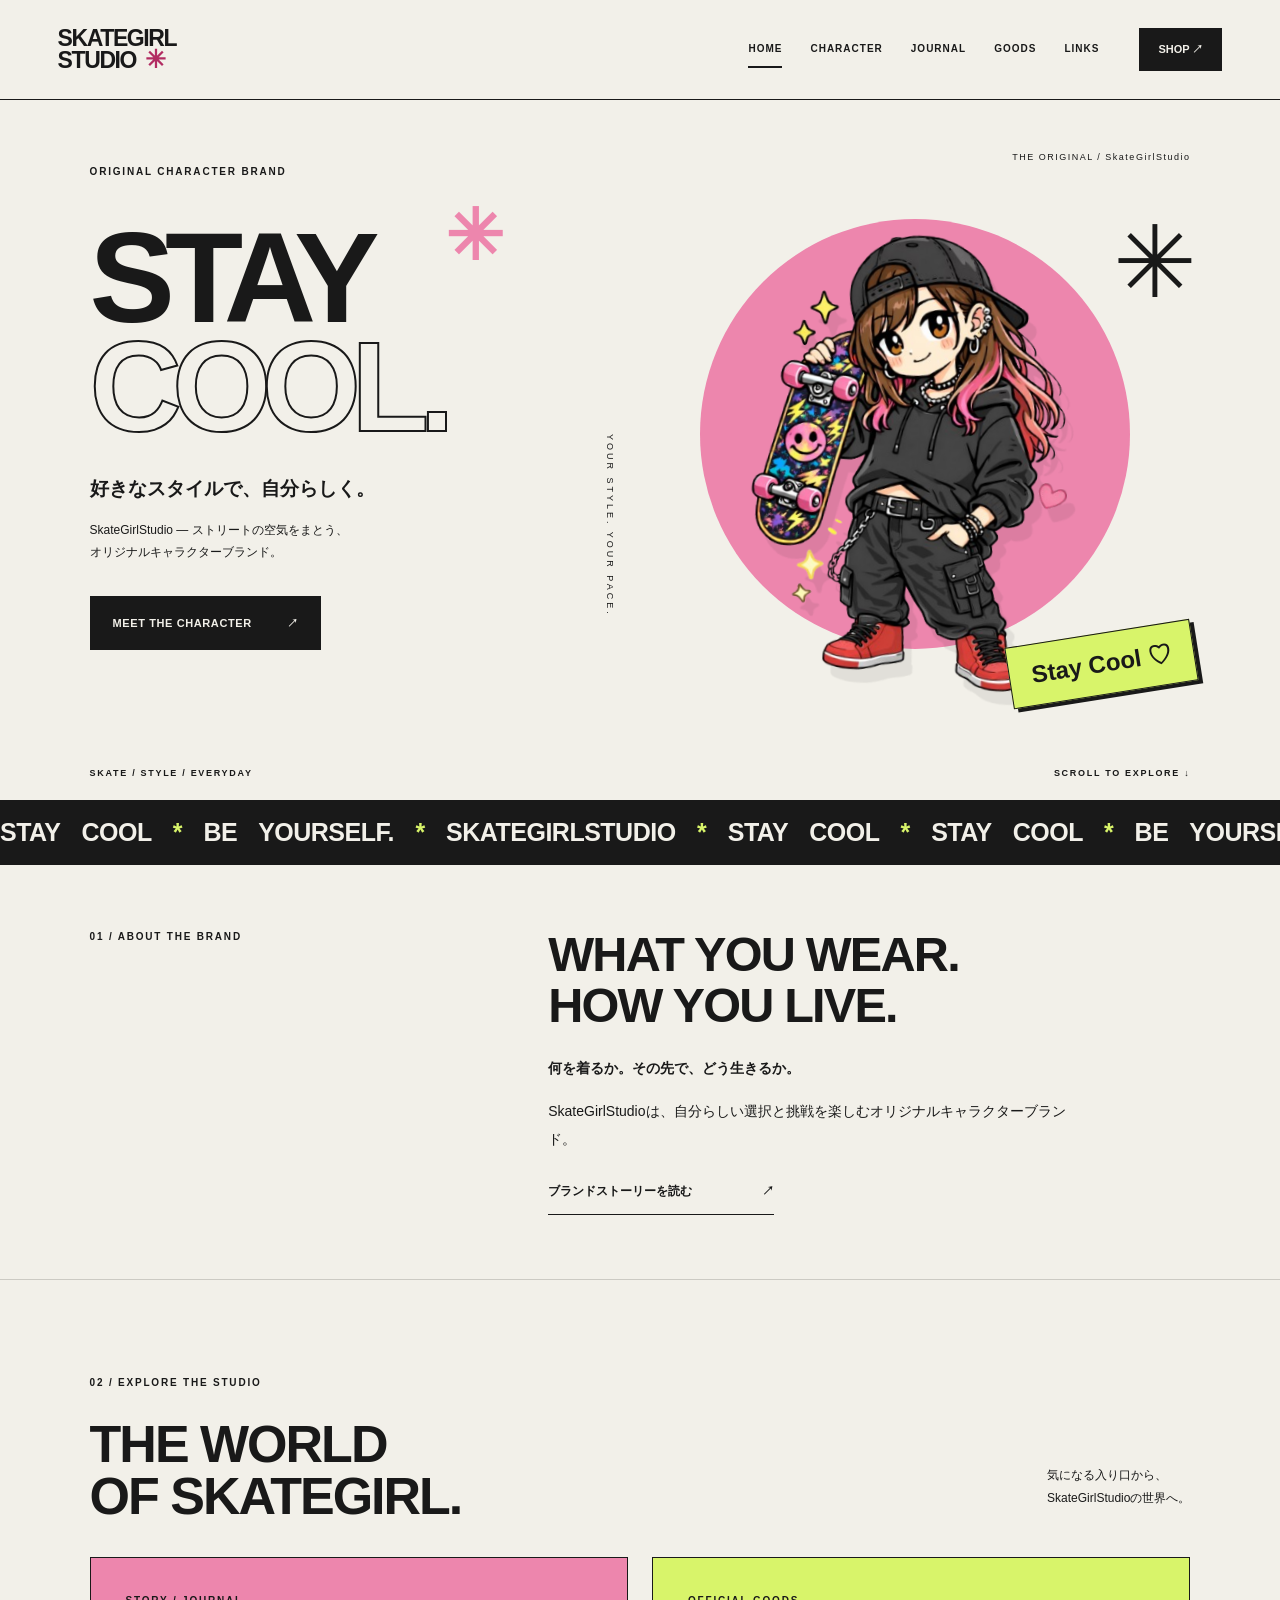
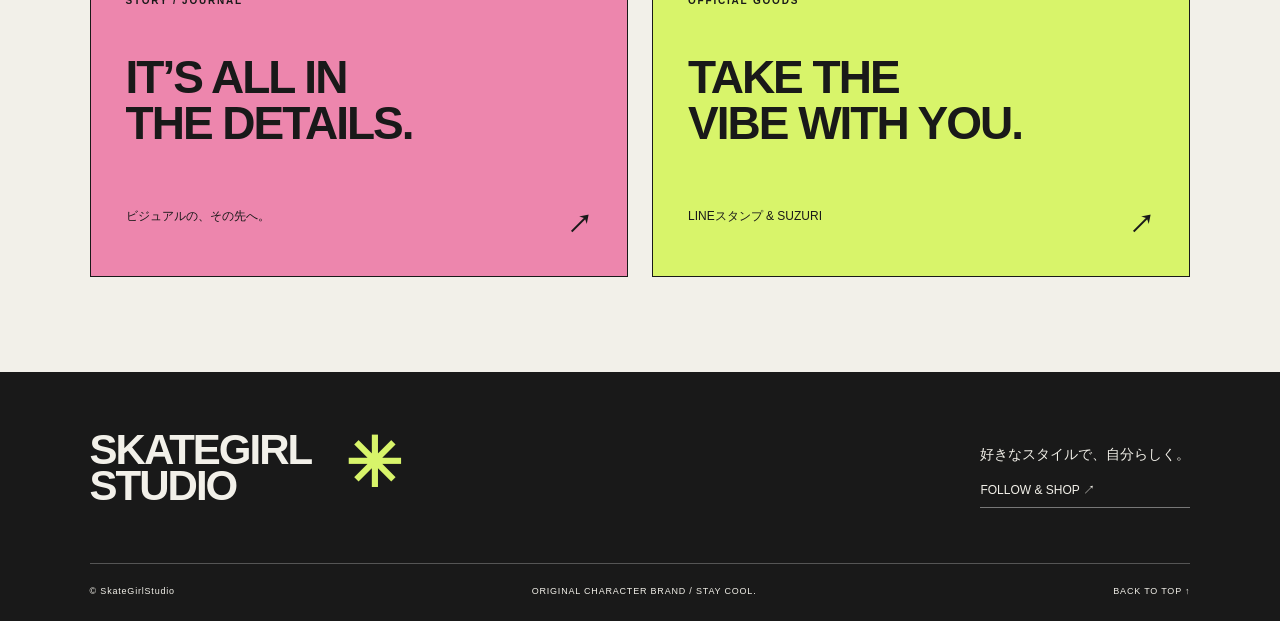
<file: index.html>
<!doctype html><html lang="ja"><head><meta charset="utf-8"><meta name="viewport" content="width=device-width,initial-scale=1"><title>SkateGirlStudio｜Stay Cool — オリジナルキャラクターブランド</title><meta name="description" content="SkateGirlStudio公式サイト。Stay Coolを合言葉に、キャラクターのビジュアルやジャーナル、LINEスタンプ・SUZURIの公式販売先をご紹介。"><meta name="robots" content="index,follow"><meta name="theme-color" content="#f2f0e9"><meta property="og:title" content="SkateGirlStudio｜Stay Cool — オリジナルキャラクターブランド"><meta property="og:description" content="SkateGirlStudio公式サイト。Stay Coolを合言葉に、キャラクターのビジュアルやジャーナル、LINEスタンプ・SUZURIの公式販売先をご紹介。"><meta property="og:type" content="website"><meta property="og:locale" content="ja_JP"><meta property="og:site_name" content="SkateGirlStudio"><link rel="icon" href="/favicon.ico?v=2" sizes="any"><link rel="icon" type="image/png" sizes="32x32" href="/favicon-32x32.png?v=2"><link rel="apple-touch-icon" sizes="180x180" href="/apple-touch-icon.png?v=2"><link rel="stylesheet" href="style.css?v=20261021-brand-story"><script type="application/ld+json">{"@context": "https://schema.org", "@graph": [{"@type": "Organization", "@id": "https://skategirlstudio.github.io/#organization", "name": "SkateGirlStudio", "url": "https://skategirlstudio.github.io/", "slogan": "Stay Cool", "sameAs": ["https://suzuri.jp/airi_miura", "https://www.threads.com/@skategirl.studio"]}, {"@type": "WebSite", "@id": "https://skategirlstudio.github.io/#website", "url": "https://skategirlstudio.github.io/", "name": "SkateGirlStudio", "inLanguage": "ja", "publisher": {"@id": "https://skategirlstudio.github.io/#organization"}}, {"@type": "WebPage", "@id": "https://skategirlstudio.github.io/#webpage", "url": "https://skategirlstudio.github.io/", "name": "SkateGirlStudio｜Stay Cool — オリジナルキャラクターブランド", "description": "SkateGirlStudio公式サイト。Stay Coolを合言葉に、キャラクターのビジュアルやジャーナル、LINEスタンプ・SUZURIの公式販売先をご紹介。", "inLanguage": "ja", "isPartOf": {"@id": "https://skategirlstudio.github.io/#website"}, "primaryImageOfPage": {"@type": "ImageObject", "url": "https://skategirlstudio.github.io/assets/character.png", "width": 400, "height": 610}}]}</script><script src="site.js" defer></script><link rel="canonical" href="https://skategirlstudio.github.io/"><meta property="og:url" content="https://skategirlstudio.github.io/"><meta property="og:image" content="https://skategirlstudio.github.io/assets/character.png"><meta property="og:image:alt" content="黒いキャップとパーカー、ピンクの髪のアクセント、赤いスニーカーでスケートボードを持つSkateGirlStudioのキャラクター"><meta property="og:image:width" content="400"><meta property="og:image:height" content="610"><meta property="og:image:type" content="image/png"><meta name="twitter:card" content="summary"><meta name="twitter:title" content="SkateGirlStudio｜Stay Cool — オリジナルキャラクターブランド"><meta name="twitter:description" content="SkateGirlStudio公式サイト。Stay Coolを合言葉に、キャラクターのビジュアルやジャーナル、LINEスタンプ・SUZURIの公式販売先をご紹介。"><meta name="twitter:image" content="https://skategirlstudio.github.io/assets/character.png"><meta name="twitter:image:alt" content="黒いキャップとパーカー、ピンクの髪のアクセント、赤いスニーカーでスケートボードを持つSkateGirlStudioのキャラクター"></head><body id="top"><a class="skip" href="#main">本文へ移動</a><header><a class="brand" href="index.html" aria-label="SkateGirlStudio ホーム">SKATEGIRL<span>STUDIO<span class="brand-star">✳</span></span></a><nav aria-label="メインナビゲーション"><a href="index.html" aria-current="page">HOME</a><a href="character.html">CHARACTER</a><a href="journal.html">JOURNAL</a><a href="goods.html">GOODS</a><a href="links.html">LINKS</a></nav><button class="menu-button" aria-label="メニューを開く" aria-expanded="false" aria-controls="mobile-nav">MENU <span>＋</span></button><a class="header-shop" href="goods.html">SHOP ↗</a></header><nav id="mobile-nav" aria-label="モバイルナビゲーション" hidden><a href="index.html" aria-current="page">HOME</a><a href="character.html">CHARACTER</a><a href="journal.html">JOURNAL</a><a href="goods.html">GOODS</a><a href="links.html">LINKS</a></nav><main id="main"><section class="hero"><div class="hero-copy"><p class="eyebrow">ORIGINAL CHARACTER BRAND</p><h1>STAY<br><span>COOL.</span><i>✳</i></h1><p class="hero-jp">好きなスタイルで、自分らしく。</p><p class="small">SkateGirlStudio — ストリートの空気をまとう、<br>オリジナルキャラクターブランド。</p><a class="button dark" href="character.html">MEET THE CHARACTER <span>↗</span></a></div><div class="hero-art"><span class="art-label">THE ORIGINAL / SkateGirlStudio</span><div class="circle"></div><span class="art-star" aria-hidden="true">✳</span><img class="main-character" src="assets/character.png" width="400" height="610" alt="黒いキャップとパーカー、ピンクの髪のアクセント、赤いスニーカーでスケートボードを持つSkateGirlStudioのキャラクター" fetchpriority="high" decoding="async"><span class="art-note">YOUR STYLE. YOUR PACE.</span><span class="tag">Stay Cool ♡</span></div><div class="hero-bottom"><span>SKATE / STYLE / EVERYDAY</span><a href="#about">SCROLL TO EXPLORE ↓</a></div></section><div class="ticker" aria-hidden="true"><div class="ticker-track"><div class="ticker-group">STAY COOL <span class="ticker-separator">*</span> BE YOURSELF. <span class="ticker-separator">*</span> SKATEGIRLSTUDIO <span class="ticker-separator">*</span> STAY COOL <span class="ticker-separator">*</span> STAY COOL <span class="ticker-separator">*</span> BE YOURSELF. <span class="ticker-separator">*</span> SKATEGIRLSTUDIO <span class="ticker-separator">*</span> STAY COOL <span class="ticker-separator">*</span> </div><div class="ticker-group">STAY COOL <span class="ticker-separator">*</span> BE YOURSELF. <span class="ticker-separator">*</span> SKATEGIRLSTUDIO <span class="ticker-separator">*</span> STAY COOL <span class="ticker-separator">*</span> STAY COOL <span class="ticker-separator">*</span> BE YOURSELF. <span class="ticker-separator">*</span> SKATEGIRLSTUDIO <span class="ticker-separator">*</span> STAY COOL <span class="ticker-separator">*</span> </div></div></div><section id="about" class="intro section"><p class="eyebrow">01 / ABOUT THE BRAND</p><div><h2>WHAT YOU WEAR.<br>HOW YOU LIVE.</h2><p class="about-lead">何を着るか。その先で、どう生きるか。</p><p>SkateGirlStudioは、自分らしい選択と挑戦を楽しむオリジナルキャラクターブランド。</p><a class="text-link" href="style-is-how-you-live.html">ブランドストーリーを読む <span>↗</span></a></div></section><section class="section discover"><div class="section-head"><div><p class="eyebrow">02 / EXPLORE THE STUDIO</p><h2>THE WORLD<br>OF SKATEGIRL.</h2></div><p class="small">気になる入り口から、<br>SkateGirlStudioの世界へ。</p></div><div class="feature-grid"><a href="journal.html" class="feature journal-tile"><span class="eyebrow">STORY / JOURNAL</span><strong>IT’S ALL IN<br>THE DETAILS.</strong><span>ビジュアルの、その先へ。 <b>↗</b></span></a><a href="goods.html" class="feature goods-tile"><span class="eyebrow">OFFICIAL GOODS</span><strong>TAKE THE<br>VIBE WITH YOU.</strong><span>LINEスタンプ & SUZURI <b>↗</b></span></a></div></section></main><footer><div class="footer-top"><a class="footer-brand" href="index.html">SKATEGIRL<br>STUDIO<span>✳</span></a><div><p>好きなスタイルで、自分らしく。</p><a href="links.html">FOLLOW & SHOP ↗</a></div></div><div class="footer-bottom"><span>© SkateGirlStudio</span><span>ORIGINAL CHARACTER BRAND / STAY COOL.</span><a href="#top">BACK TO TOP ↑</a></div></footer></body></html>
</file>
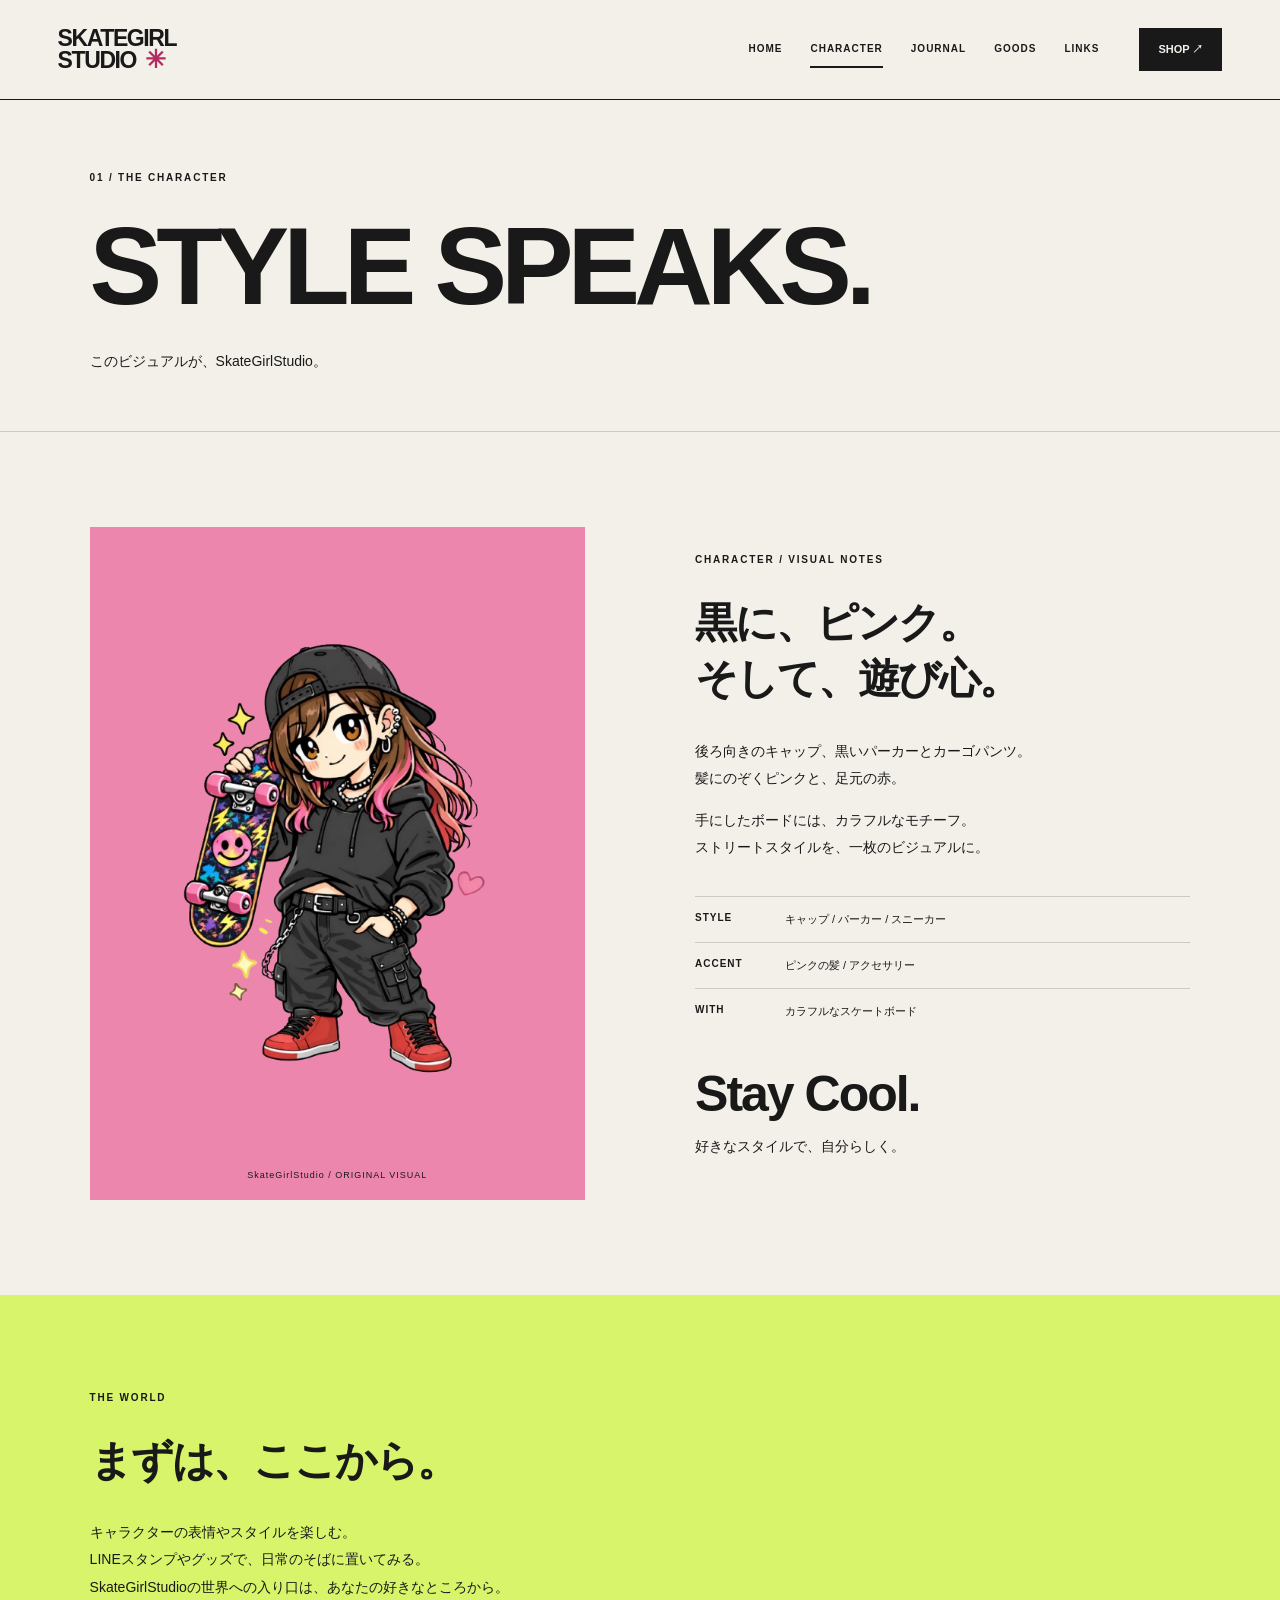
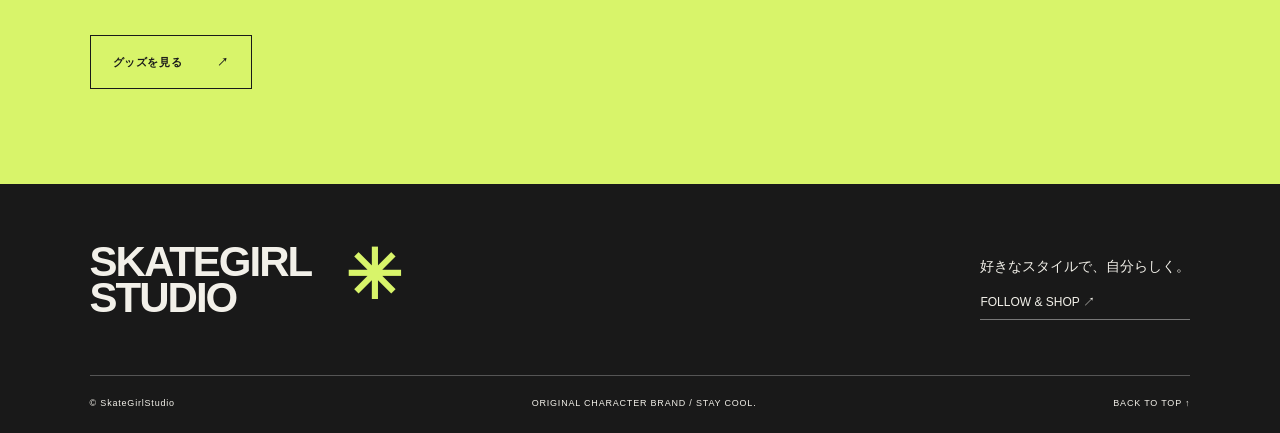
<file: character.html>
<!doctype html><html lang="ja"><head><meta charset="utf-8"><meta name="viewport" content="width=device-width,initial-scale=1"><title>CHARACTER｜SkateGirlStudioのキャラクター</title><meta name="description" content="SkateGirlStudioのキャラクタービジュアルをご紹介。黒いストリートスタイルに、ピンクのアクセントとスケートボード。"><meta name="robots" content="index,follow"><meta name="theme-color" content="#f2f0e9"><meta property="og:title" content="CHARACTER｜SkateGirlStudioのキャラクター"><meta property="og:description" content="SkateGirlStudioのキャラクタービジュアルをご紹介。黒いストリートスタイルに、ピンクのアクセントとスケートボード。"><meta property="og:type" content="website"><meta property="og:locale" content="ja_JP"><meta property="og:site_name" content="SkateGirlStudio"><link rel="icon" href="/favicon.ico?v=2" sizes="any"><link rel="icon" type="image/png" sizes="32x32" href="/favicon-32x32.png?v=2"><link rel="apple-touch-icon" sizes="180x180" href="/apple-touch-icon.png?v=2"><link rel="stylesheet" href="style.css?v=20261021-brand-story"><script type="application/ld+json">{"@context": "https://schema.org", "@graph": [{"@type": "Organization", "@id": "https://skategirlstudio.github.io/#organization", "name": "SkateGirlStudio", "url": "https://skategirlstudio.github.io/", "slogan": "Stay Cool", "sameAs": ["https://suzuri.jp/airi_miura", "https://www.threads.com/@skategirl.studio"]}, {"@type": "WebSite", "@id": "https://skategirlstudio.github.io/#website", "url": "https://skategirlstudio.github.io/", "name": "SkateGirlStudio", "inLanguage": "ja", "publisher": {"@id": "https://skategirlstudio.github.io/#organization"}}, {"@type": "WebPage", "@id": "https://skategirlstudio.github.io/character.html#webpage", "url": "https://skategirlstudio.github.io/character.html", "name": "CHARACTER｜SkateGirlStudioのキャラクター", "description": "SkateGirlStudioのキャラクタービジュアルをご紹介。黒いストリートスタイルに、ピンクのアクセントとスケートボード。", "inLanguage": "ja", "isPartOf": {"@id": "https://skategirlstudio.github.io/#website"}, "primaryImageOfPage": {"@type": "ImageObject", "url": "https://skategirlstudio.github.io/assets/character.png", "width": 400, "height": 610}}]}</script><script src="site.js" defer></script><link rel="canonical" href="https://skategirlstudio.github.io/character.html"><meta property="og:url" content="https://skategirlstudio.github.io/character.html"><meta property="og:image" content="https://skategirlstudio.github.io/assets/character.png"><meta property="og:image:alt" content="黒いキャップとパーカー、ピンクの髪のアクセント、赤いスニーカーでスケートボードを持つSkateGirlStudioのキャラクター"><meta property="og:image:width" content="400"><meta property="og:image:height" content="610"><meta property="og:image:type" content="image/png"><meta name="twitter:card" content="summary"><meta name="twitter:title" content="CHARACTER｜SkateGirlStudioのキャラクター"><meta name="twitter:description" content="SkateGirlStudioのキャラクタービジュアルをご紹介。黒いストリートスタイルに、ピンクのアクセントとスケートボード。"><meta name="twitter:image" content="https://skategirlstudio.github.io/assets/character.png"><meta name="twitter:image:alt" content="黒いキャップとパーカー、ピンクの髪のアクセント、赤いスニーカーでスケートボードを持つSkateGirlStudioのキャラクター"></head><body id="top"><a class="skip" href="#main">本文へ移動</a><header><a class="brand" href="index.html" aria-label="SkateGirlStudio ホーム">SKATEGIRL<span>STUDIO<span class="brand-star">✳</span></span></a><nav aria-label="メインナビゲーション"><a href="index.html">HOME</a><a href="character.html" aria-current="page">CHARACTER</a><a href="journal.html">JOURNAL</a><a href="goods.html">GOODS</a><a href="links.html">LINKS</a></nav><button class="menu-button" aria-label="メニューを開く" aria-expanded="false" aria-controls="mobile-nav">MENU <span>＋</span></button><a class="header-shop" href="goods.html">SHOP ↗</a></header><nav id="mobile-nav" aria-label="モバイルナビゲーション" hidden><a href="index.html">HOME</a><a href="character.html" aria-current="page">CHARACTER</a><a href="journal.html">JOURNAL</a><a href="goods.html">GOODS</a><a href="links.html">LINKS</a></nav><main id="main"><section class="page-top"><p class="eyebrow">01 / THE CHARACTER</p><h1>STYLE SPEAKS.</h1><p>このビジュアルが、SkateGirlStudio。</p></section><section class="character-layout section"><div class="character-board"><img class="" src="assets/character.png" width="400" height="610" alt="黒いキャップとパーカー、ピンクの髪のアクセント、赤いスニーカーでスケートボードを持つSkateGirlStudioのキャラクター" fetchpriority="high" decoding="async"><span class="board-caption">SkateGirlStudio / ORIGINAL VISUAL</span></div><div class="character-text"><p class="eyebrow">CHARACTER / VISUAL NOTES</p><h2>黒に、ピンク。<br>そして、遊び心。</h2><p>後ろ向きのキャップ、黒いパーカーとカーゴパンツ。<br>髪にのぞくピンクと、足元の赤。</p><p>手にしたボードには、カラフルなモチーフ。<br>ストリートスタイルを、一枚のビジュアルに。</p><dl><div><dt>STYLE</dt><dd>キャップ / パーカー / スニーカー</dd></div><div><dt>ACCENT</dt><dd>ピンクの髪 / アクセサリー</dd></div><div><dt>WITH</dt><dd>カラフルなスケートボード</dd></div></dl><p class="manifesto">Stay Cool.</p><p>好きなスタイルで、自分らしく。</p></div></section><section class="section black-section"><p class="eyebrow">THE WORLD</p><h2>まずは、ここから。</h2><p>キャラクターの表情やスタイルを楽しむ。<br>LINEスタンプやグッズで、日常のそばに置いてみる。<br>SkateGirlStudioの世界への入り口は、あなたの好きなところから。</p><a class="button" href="goods.html">グッズを見る <span>↗</span></a></section></main><footer><div class="footer-top"><a class="footer-brand" href="index.html">SKATEGIRL<br>STUDIO<span>✳</span></a><div><p>好きなスタイルで、自分らしく。</p><a href="links.html">FOLLOW & SHOP ↗</a></div></div><div class="footer-bottom"><span>© SkateGirlStudio</span><span>ORIGINAL CHARACTER BRAND / STAY COOL.</span><a href="#top">BACK TO TOP ↑</a></div></footer></body></html>
</file>
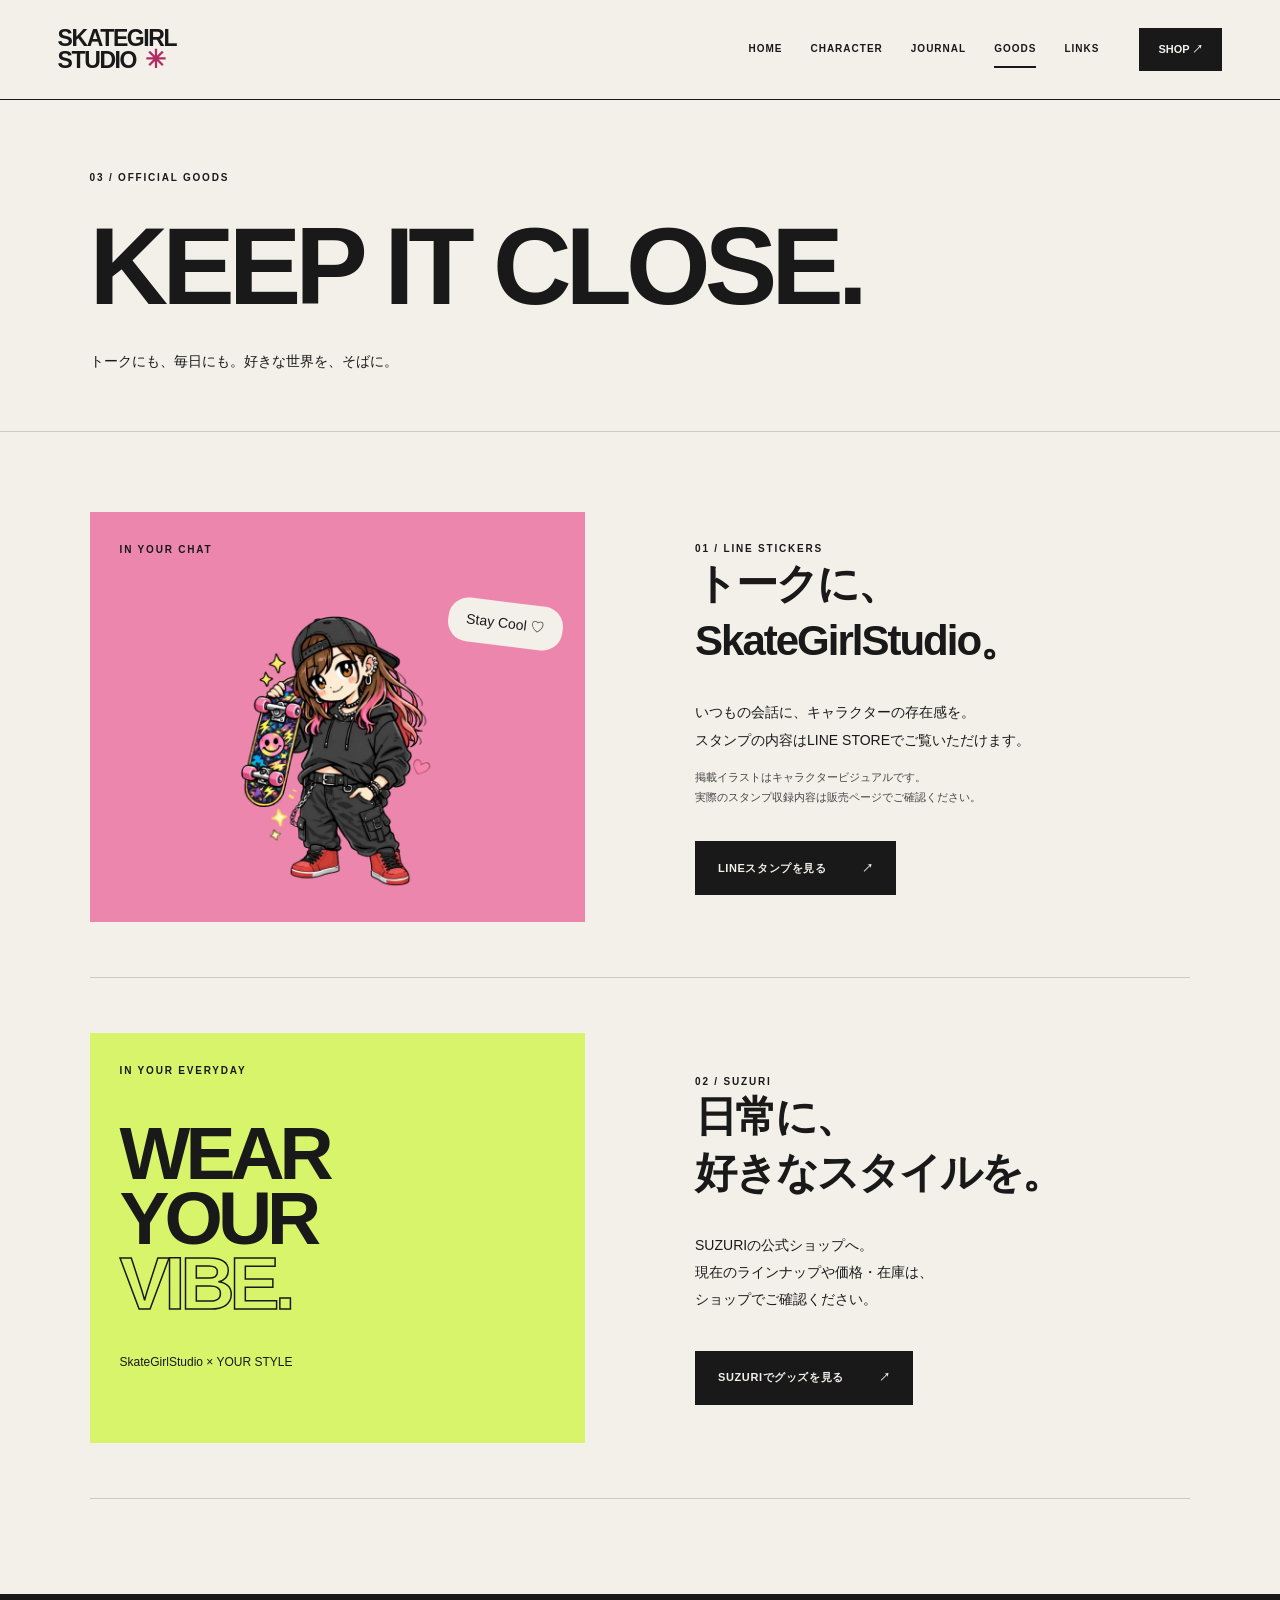
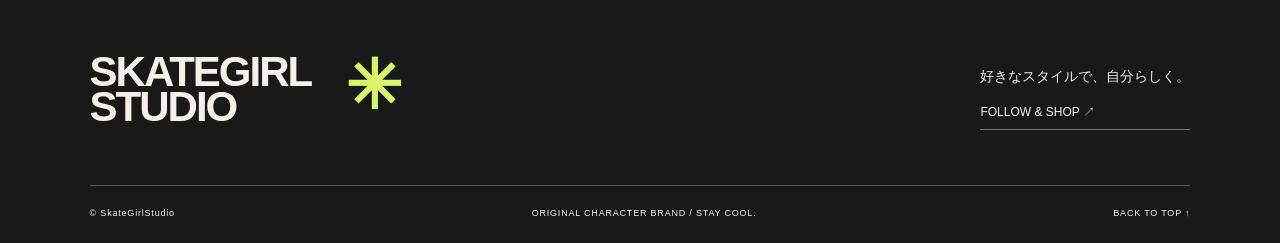
<file: goods.html>
<!doctype html><html lang="ja"><head><meta charset="utf-8"><meta name="viewport" content="width=device-width,initial-scale=1"><title>GOODS｜LINEスタンプ・SUZURI｜SkateGirlStudio</title><meta name="description" content="SkateGirlStudioのLINEスタンプとSUZURIの公式販売先。トークや日常にキャラクターを取り入れる入り口をご案内。"><meta name="robots" content="index,follow"><meta name="theme-color" content="#f2f0e9"><meta property="og:title" content="GOODS｜LINEスタンプ・SUZURI｜SkateGirlStudio"><meta property="og:description" content="SkateGirlStudioのLINEスタンプとSUZURIの公式販売先。トークや日常にキャラクターを取り入れる入り口をご案内。"><meta property="og:type" content="website"><meta property="og:locale" content="ja_JP"><meta property="og:site_name" content="SkateGirlStudio"><link rel="icon" href="/favicon.ico?v=2" sizes="any"><link rel="icon" type="image/png" sizes="32x32" href="/favicon-32x32.png?v=2"><link rel="apple-touch-icon" sizes="180x180" href="/apple-touch-icon.png?v=2"><link rel="stylesheet" href="style.css?v=20261021-brand-story"><script type="application/ld+json">{"@context": "https://schema.org", "@graph": [{"@type": "Organization", "@id": "https://skategirlstudio.github.io/#organization", "name": "SkateGirlStudio", "url": "https://skategirlstudio.github.io/", "slogan": "Stay Cool", "sameAs": ["https://suzuri.jp/airi_miura", "https://www.threads.com/@skategirl.studio"]}, {"@type": "WebSite", "@id": "https://skategirlstudio.github.io/#website", "url": "https://skategirlstudio.github.io/", "name": "SkateGirlStudio", "inLanguage": "ja", "publisher": {"@id": "https://skategirlstudio.github.io/#organization"}}, {"@type": "WebPage", "@id": "https://skategirlstudio.github.io/goods.html#webpage", "url": "https://skategirlstudio.github.io/goods.html", "name": "GOODS｜LINEスタンプ・SUZURI｜SkateGirlStudio", "description": "SkateGirlStudioのLINEスタンプとSUZURIの公式販売先。トークや日常にキャラクターを取り入れる入り口をご案内。", "inLanguage": "ja", "isPartOf": {"@id": "https://skategirlstudio.github.io/#website"}, "primaryImageOfPage": {"@type": "ImageObject", "url": "https://skategirlstudio.github.io/assets/character.png", "width": 400, "height": 610}}]}</script><script src="site.js" defer></script><link rel="canonical" href="https://skategirlstudio.github.io/goods.html"><meta property="og:url" content="https://skategirlstudio.github.io/goods.html"><meta property="og:image" content="https://skategirlstudio.github.io/assets/character.png"><meta property="og:image:alt" content="黒いキャップとパーカー、ピンクの髪のアクセント、赤いスニーカーでスケートボードを持つSkateGirlStudioのキャラクター"><meta property="og:image:width" content="400"><meta property="og:image:height" content="610"><meta property="og:image:type" content="image/png"><meta name="twitter:card" content="summary"><meta name="twitter:title" content="GOODS｜LINEスタンプ・SUZURI｜SkateGirlStudio"><meta name="twitter:description" content="SkateGirlStudioのLINEスタンプとSUZURIの公式販売先。トークや日常にキャラクターを取り入れる入り口をご案内。"><meta name="twitter:image" content="https://skategirlstudio.github.io/assets/character.png"><meta name="twitter:image:alt" content="黒いキャップとパーカー、ピンクの髪のアクセント、赤いスニーカーでスケートボードを持つSkateGirlStudioのキャラクター"></head><body id="top"><a class="skip" href="#main">本文へ移動</a><header><a class="brand" href="index.html" aria-label="SkateGirlStudio ホーム">SKATEGIRL<span>STUDIO<span class="brand-star">✳</span></span></a><nav aria-label="メインナビゲーション"><a href="index.html">HOME</a><a href="character.html">CHARACTER</a><a href="journal.html">JOURNAL</a><a href="goods.html" aria-current="page">GOODS</a><a href="links.html">LINKS</a></nav><button class="menu-button" aria-label="メニューを開く" aria-expanded="false" aria-controls="mobile-nav">MENU <span>＋</span></button><a class="header-shop" href="goods.html">SHOP ↗</a></header><nav id="mobile-nav" aria-label="モバイルナビゲーション" hidden><a href="index.html">HOME</a><a href="character.html">CHARACTER</a><a href="journal.html">JOURNAL</a><a href="goods.html" aria-current="page">GOODS</a><a href="links.html">LINKS</a></nav><main id="main"><section class="page-top"><p class="eyebrow">03 / OFFICIAL GOODS</p><h1>KEEP IT CLOSE.</h1><p>トークにも、毎日にも。好きな世界を、そばに。</p></section><section class="section shop-list"><article class="shop-item"><div class="shop-art line-art"><span class="eyebrow">IN YOUR CHAT</span><div class="chat-bubble" aria-hidden="true">Stay Cool ♡</div><img class="" src="assets/character.png" width="400" height="610" alt="黒いキャップとパーカー、ピンクの髪のアクセント、赤いスニーカーでスケートボードを持つSkateGirlStudioのキャラクター" loading="lazy" decoding="async"></div><div class="shop-copy"><span class="eyebrow">01 / LINE STICKERS</span><h2>トークに、<br>SkateGirlStudio。</h2><p>いつもの会話に、キャラクターの存在感を。<br>スタンプの内容はLINE STOREでご覧いただけます。</p><p class="product-note">掲載イラストはキャラクタービジュアルです。<br>実際のスタンプ収録内容は販売ページでご確認ください。</p><a class="button dark" href="https://store.line.me/stickershop/product/33213857/ja" target="_blank" rel="noopener noreferrer">LINEスタンプを見る<span aria-hidden="true">↗</span><span class="sr">（新しいタブで開きます）</span></a></div></article><article class="shop-item"><div class="shop-art suzuri-art"><span class="eyebrow">IN YOUR EVERYDAY</span><strong>WEAR<br>YOUR<br><em>VIBE.</em></strong><span class="small">SkateGirlStudio × YOUR STYLE</span></div><div class="shop-copy"><span class="eyebrow">02 / SUZURI</span><h2>日常に、<br>好きなスタイルを。</h2><p>SUZURIの公式ショップへ。<br>現在のラインナップや価格・在庫は、<br>ショップでご確認ください。</p><a class="button dark" href="https://suzuri.jp/airi_miura" target="_blank" rel="noopener noreferrer">SUZURIでグッズを見る<span aria-hidden="true">↗</span><span class="sr">（新しいタブで開きます）</span></a></div></article></section></main><footer><div class="footer-top"><a class="footer-brand" href="index.html">SKATEGIRL<br>STUDIO<span>✳</span></a><div><p>好きなスタイルで、自分らしく。</p><a href="links.html">FOLLOW & SHOP ↗</a></div></div><div class="footer-bottom"><span>© SkateGirlStudio</span><span>ORIGINAL CHARACTER BRAND / STAY COOL.</span><a href="#top">BACK TO TOP ↑</a></div></footer></body></html>
</file>
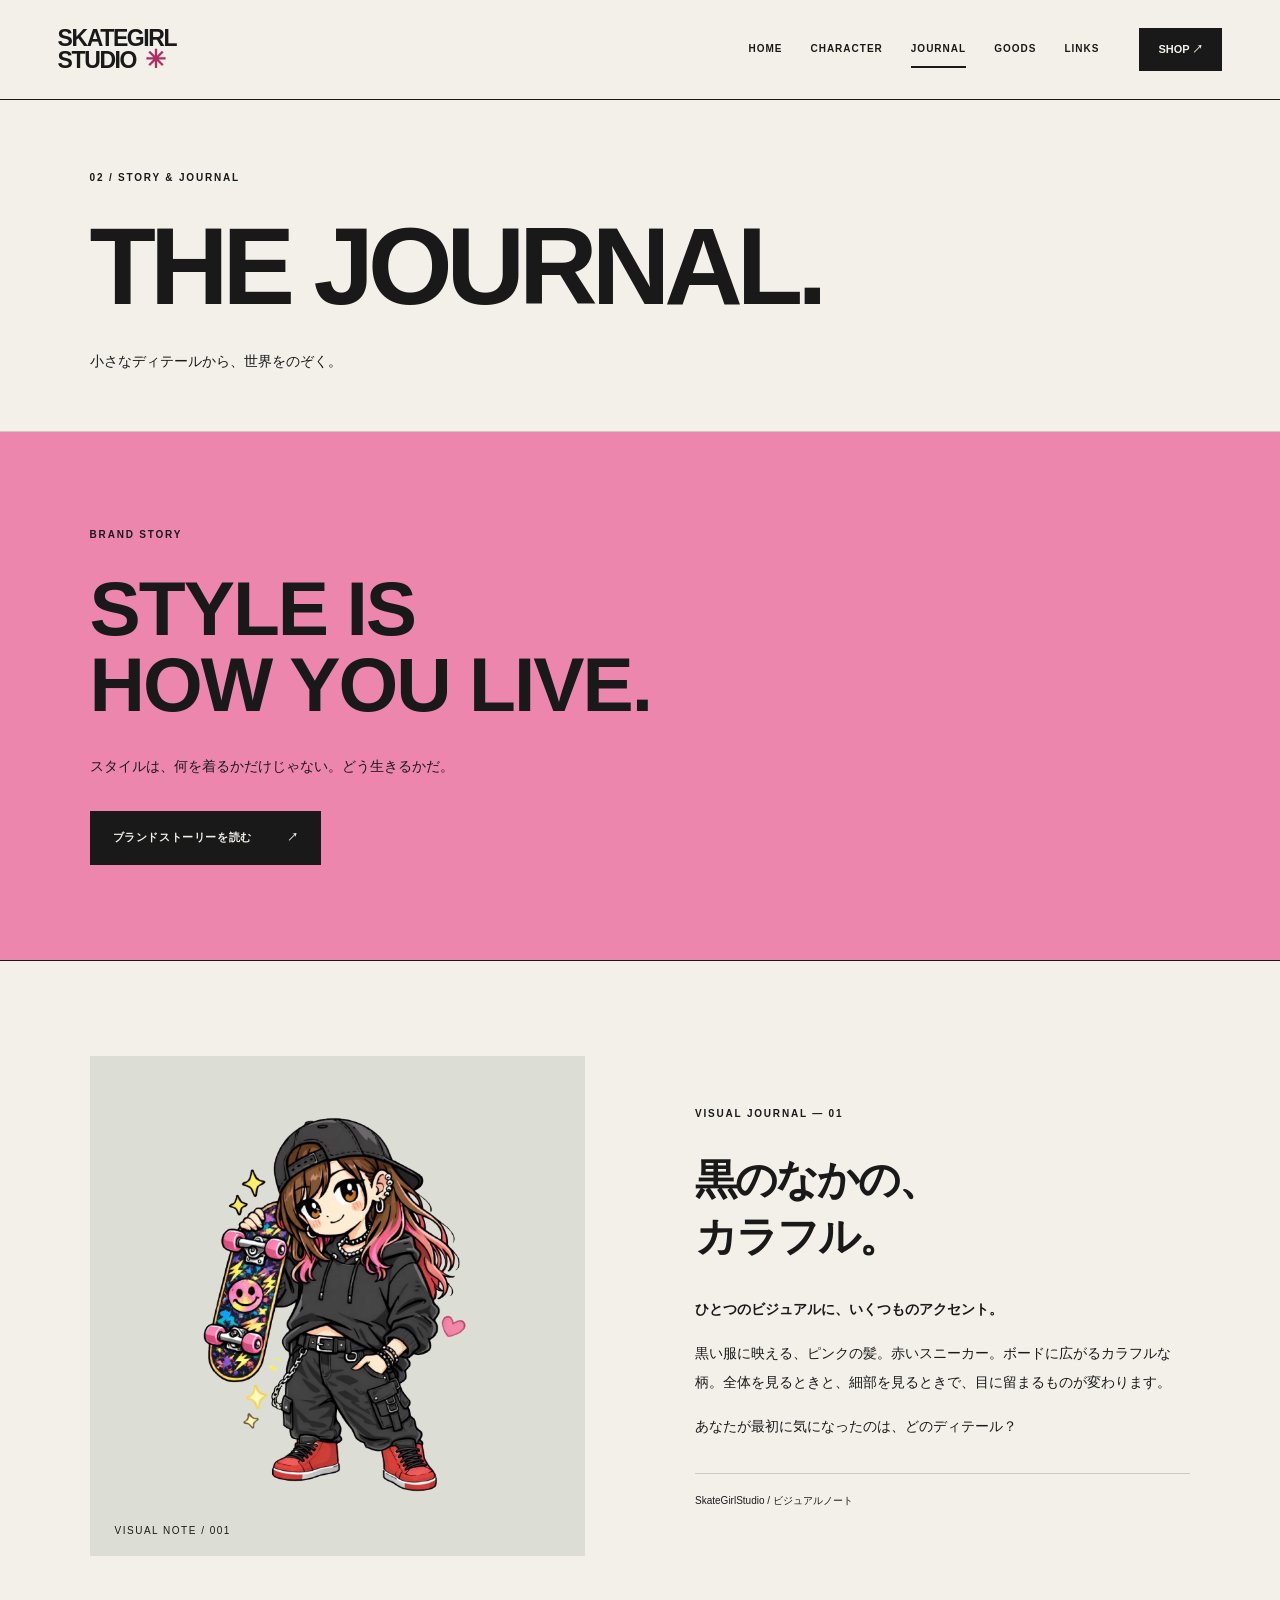
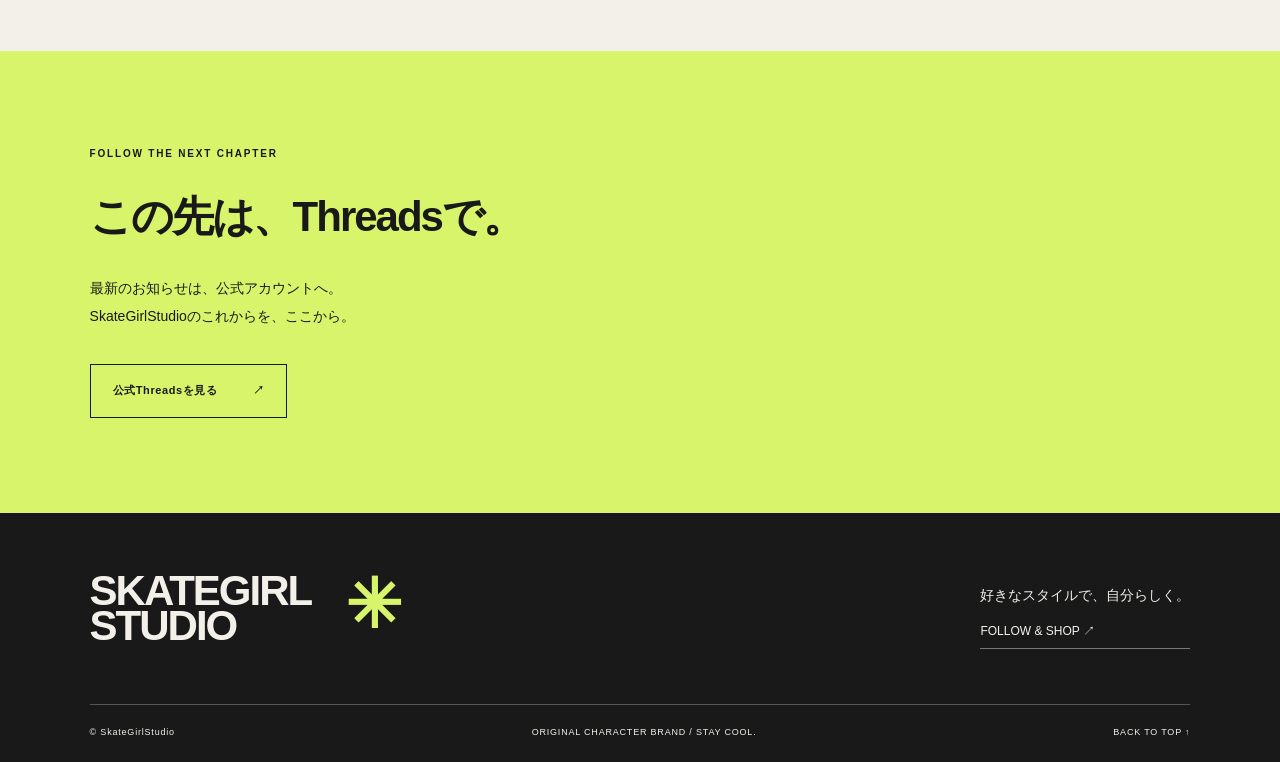
<file: journal.html>
<!doctype html><html lang="ja"><head><meta charset="utf-8"><meta name="viewport" content="width=device-width,initial-scale=1"><title>STORY / JOURNAL｜SkateGirlStudio</title><meta name="description" content="SkateGirlStudioのブランドストーリーとビジュアルノート。自分らしい選択と挑戦を楽しむ、ブランドの思いを紹介します。"><meta name="robots" content="index,follow"><meta name="theme-color" content="#f2f0e9"><meta property="og:title" content="STORY / JOURNAL｜SkateGirlStudio"><meta property="og:description" content="SkateGirlStudioのブランドストーリーとビジュアルノート。自分らしい選択と挑戦を楽しむ、ブランドの思いを紹介します。"><meta property="og:type" content="website"><meta property="og:locale" content="ja_JP"><meta property="og:site_name" content="SkateGirlStudio"><link rel="icon" href="/favicon.ico?v=2" sizes="any"><link rel="icon" type="image/png" sizes="32x32" href="/favicon-32x32.png?v=2"><link rel="apple-touch-icon" sizes="180x180" href="/apple-touch-icon.png?v=2"><link rel="stylesheet" href="style.css?v=20261021-brand-story"><script type="application/ld+json">{"@context": "https://schema.org", "@graph": [{"@type": "Organization", "@id": "https://skategirlstudio.github.io/#organization", "name": "SkateGirlStudio", "url": "https://skategirlstudio.github.io/", "slogan": "Stay Cool", "sameAs": ["https://suzuri.jp/airi_miura", "https://www.threads.com/@skategirl.studio"]}, {"@type": "WebSite", "@id": "https://skategirlstudio.github.io/#website", "url": "https://skategirlstudio.github.io/", "name": "SkateGirlStudio", "inLanguage": "ja", "publisher": {"@id": "https://skategirlstudio.github.io/#organization"}}, {"@type": "WebPage", "@id": "https://skategirlstudio.github.io/journal.html#webpage", "url": "https://skategirlstudio.github.io/journal.html", "name": "STORY / JOURNAL｜SkateGirlStudio", "description": "SkateGirlStudioのブランドストーリーとビジュアルノート。自分らしい選択と挑戦を楽しむ、ブランドの思いを紹介します。", "inLanguage": "ja", "isPartOf": {"@id": "https://skategirlstudio.github.io/#website"}, "primaryImageOfPage": {"@type": "ImageObject", "url": "https://skategirlstudio.github.io/assets/character.png", "width": 400, "height": 610}}]}</script><script src="site.js" defer></script><link rel="canonical" href="https://skategirlstudio.github.io/journal.html"><meta property="og:url" content="https://skategirlstudio.github.io/journal.html"><meta property="og:image" content="https://skategirlstudio.github.io/assets/character.png"><meta property="og:image:alt" content="黒いキャップとパーカー、ピンクの髪のアクセント、赤いスニーカーでスケートボードを持つSkateGirlStudioのキャラクター"><meta property="og:image:width" content="400"><meta property="og:image:height" content="610"><meta property="og:image:type" content="image/png"><meta name="twitter:card" content="summary"><meta name="twitter:title" content="STORY / JOURNAL｜SkateGirlStudio"><meta name="twitter:description" content="SkateGirlStudioのブランドストーリーとビジュアルノート。自分らしい選択と挑戦を楽しむ、ブランドの思いを紹介します。"><meta name="twitter:image" content="https://skategirlstudio.github.io/assets/character.png"><meta name="twitter:image:alt" content="黒いキャップとパーカー、ピンクの髪のアクセント、赤いスニーカーでスケートボードを持つSkateGirlStudioのキャラクター"></head><body id="top"><a class="skip" href="#main">本文へ移動</a><header><a class="brand" href="index.html" aria-label="SkateGirlStudio ホーム">SKATEGIRL<span>STUDIO<span class="brand-star">✳</span></span></a><nav aria-label="メインナビゲーション"><a href="index.html">HOME</a><a href="character.html">CHARACTER</a><a href="journal.html" aria-current="page">JOURNAL</a><a href="goods.html">GOODS</a><a href="links.html">LINKS</a></nav><button class="menu-button" aria-label="メニューを開く" aria-expanded="false" aria-controls="mobile-nav">MENU <span>＋</span></button><a class="header-shop" href="goods.html">SHOP ↗</a></header><nav id="mobile-nav" aria-label="モバイルナビゲーション" hidden><a href="index.html">HOME</a><a href="character.html">CHARACTER</a><a href="journal.html" aria-current="page">JOURNAL</a><a href="goods.html">GOODS</a><a href="links.html">LINKS</a></nav><main id="main"><section class="page-top"><p class="eyebrow">02 / STORY & JOURNAL</p><h1>THE JOURNAL.</h1><p>小さなディテールから、世界をのぞく。</p></section><section class="section brand-story-feature"><p class="eyebrow">BRAND STORY</p><h2>STYLE IS<br>HOW YOU LIVE.</h2><p>スタイルは、何を着るかだけじゃない。どう生きるかだ。</p><a class="button dark" href="style-is-how-you-live.html">ブランドストーリーを読む <span>↗</span></a></section><section class="section journal-spread"><div class="journal-visual"><img class="" src="assets/character.png" width="400" height="610" alt="黒いキャップとパーカー、ピンクの髪のアクセント、赤いスニーカーでスケートボードを持つSkateGirlStudioのキャラクター" fetchpriority="high" decoding="async"><span>VISUAL NOTE / 001</span></div><article><p class="eyebrow">VISUAL JOURNAL — 01</p><h2>黒のなかの、<br>カラフル。</h2><p class="lead">ひとつのビジュアルに、いくつものアクセント。</p><p>黒い服に映える、ピンクの髪。赤いスニーカー。ボードに広がるカラフルな柄。全体を見るときと、細部を見るときで、目に留まるものが変わります。</p><p>あなたが最初に気になったのは、どのディテール？</p><div class="article-foot">SkateGirlStudio / ビジュアルノート</div></article></section><section class="section black-section"><p class="eyebrow">FOLLOW THE NEXT CHAPTER</p><h2>この先は、Threadsで。</h2><p>最新のお知らせは、公式アカウントへ。<br>SkateGirlStudioのこれからを、ここから。</p><a class="button" href="https://www.threads.com/@skategirl.studio" target="_blank" rel="noopener noreferrer">公式Threadsを見る<span aria-hidden="true">↗</span><span class="sr">（新しいタブで開きます）</span></a></section></main><footer><div class="footer-top"><a class="footer-brand" href="index.html">SKATEGIRL<br>STUDIO<span>✳</span></a><div><p>好きなスタイルで、自分らしく。</p><a href="links.html">FOLLOW & SHOP ↗</a></div></div><div class="footer-bottom"><span>© SkateGirlStudio</span><span>ORIGINAL CHARACTER BRAND / STAY COOL.</span><a href="#top">BACK TO TOP ↑</a></div></footer></body></html>
</file>
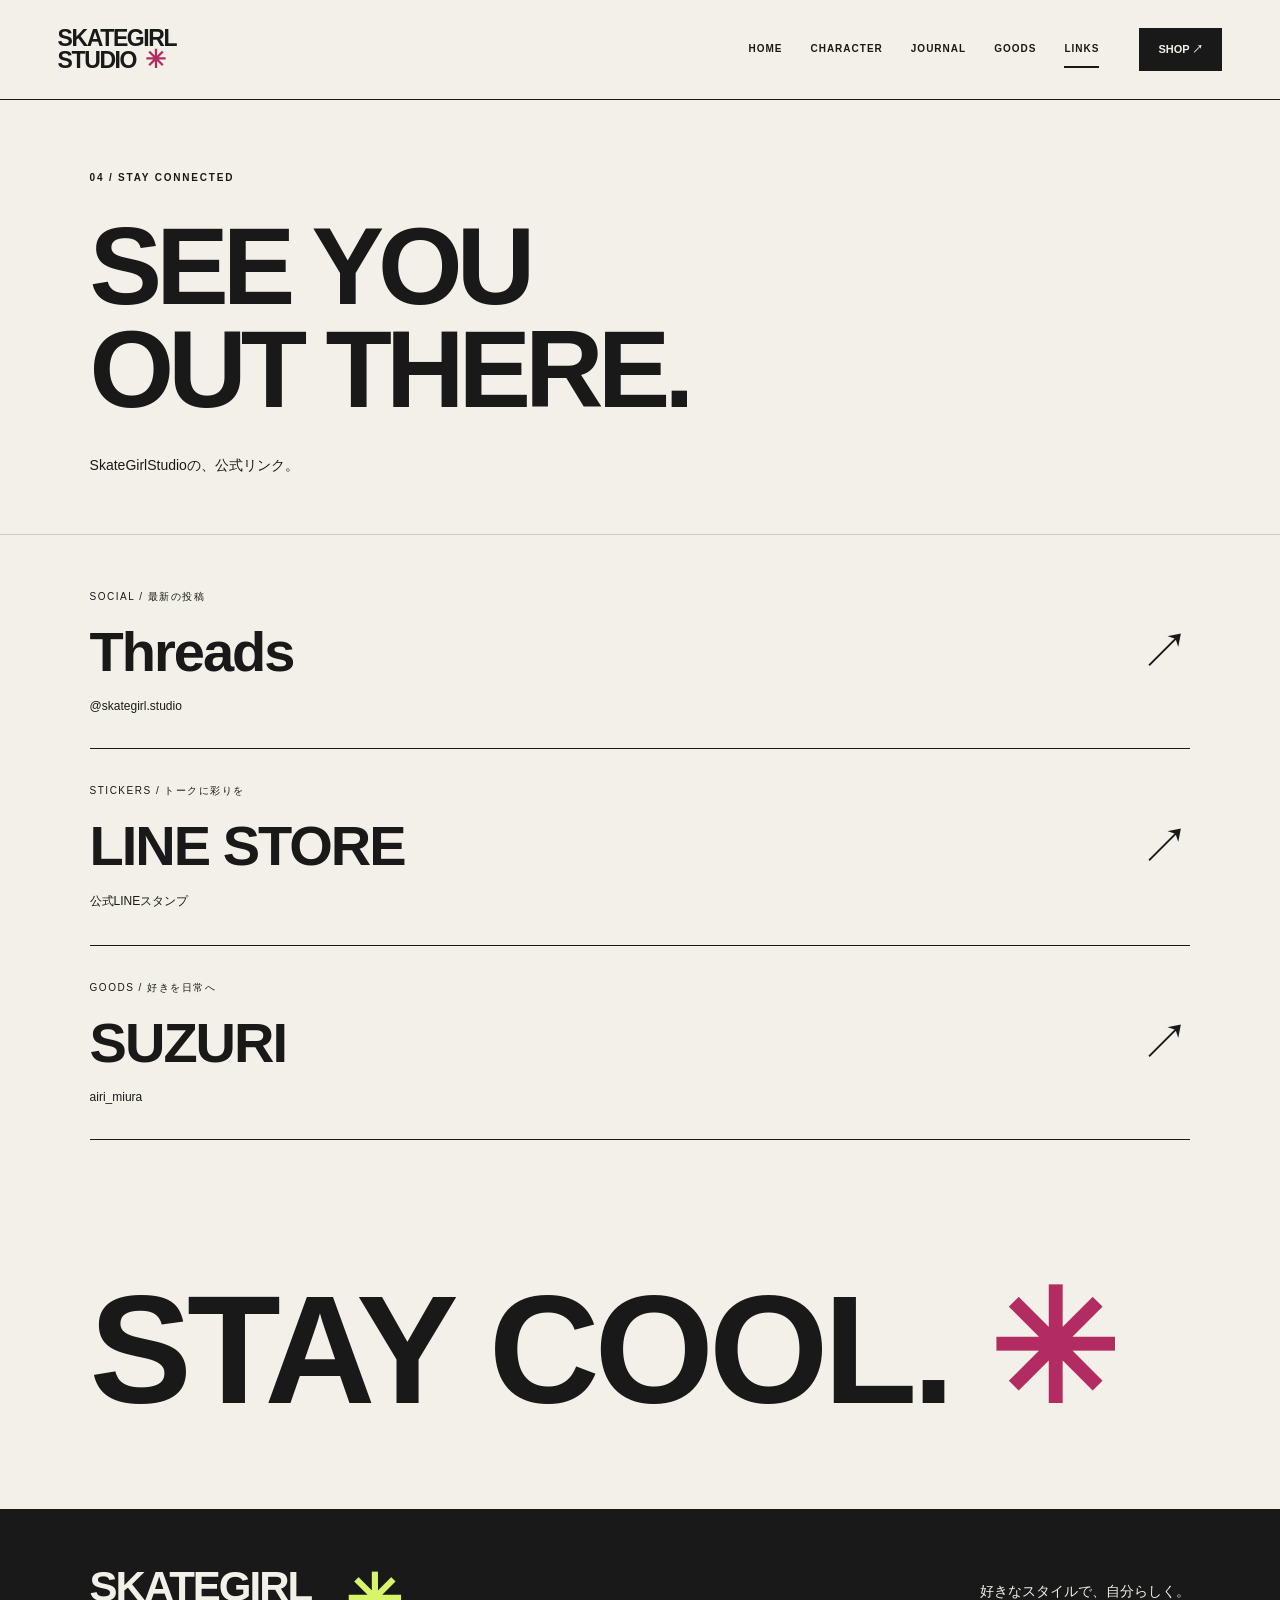
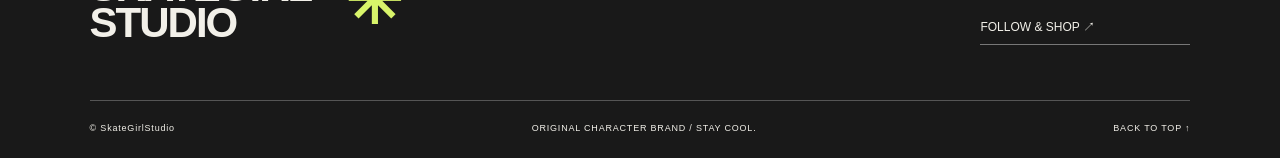
<file: links.html>
<!doctype html><html lang="ja"><head><meta charset="utf-8"><meta name="viewport" content="width=device-width,initial-scale=1"><title>LINKS｜公式SNS・ショップ｜SkateGirlStudio</title><meta name="description" content="SkateGirlStudioの公式リンク集。Threads、LINEスタンプ、SUZURIへはこちらから。"><meta name="robots" content="index,follow"><meta name="theme-color" content="#f2f0e9"><meta property="og:title" content="LINKS｜公式SNS・ショップ｜SkateGirlStudio"><meta property="og:description" content="SkateGirlStudioの公式リンク集。Threads、LINEスタンプ、SUZURIへはこちらから。"><meta property="og:type" content="website"><meta property="og:locale" content="ja_JP"><meta property="og:site_name" content="SkateGirlStudio"><link rel="icon" href="/favicon.ico?v=2" sizes="any"><link rel="icon" type="image/png" sizes="32x32" href="/favicon-32x32.png?v=2"><link rel="apple-touch-icon" sizes="180x180" href="/apple-touch-icon.png?v=2"><link rel="stylesheet" href="style.css?v=20261021-brand-story"><script type="application/ld+json">{"@context": "https://schema.org", "@graph": [{"@type": "Organization", "@id": "https://skategirlstudio.github.io/#organization", "name": "SkateGirlStudio", "url": "https://skategirlstudio.github.io/", "slogan": "Stay Cool", "sameAs": ["https://suzuri.jp/airi_miura", "https://www.threads.com/@skategirl.studio"]}, {"@type": "WebSite", "@id": "https://skategirlstudio.github.io/#website", "url": "https://skategirlstudio.github.io/", "name": "SkateGirlStudio", "inLanguage": "ja", "publisher": {"@id": "https://skategirlstudio.github.io/#organization"}}, {"@type": "WebPage", "@id": "https://skategirlstudio.github.io/links.html#webpage", "url": "https://skategirlstudio.github.io/links.html", "name": "LINKS｜公式SNS・ショップ｜SkateGirlStudio", "description": "SkateGirlStudioの公式リンク集。Threads、LINEスタンプ、SUZURIへはこちらから。", "inLanguage": "ja", "isPartOf": {"@id": "https://skategirlstudio.github.io/#website"}, "primaryImageOfPage": {"@type": "ImageObject", "url": "https://skategirlstudio.github.io/assets/character.png", "width": 400, "height": 610}}]}</script><script src="site.js" defer></script><link rel="canonical" href="https://skategirlstudio.github.io/links.html"><meta property="og:url" content="https://skategirlstudio.github.io/links.html"><meta property="og:image" content="https://skategirlstudio.github.io/assets/character.png"><meta property="og:image:alt" content="黒いキャップとパーカー、ピンクの髪のアクセント、赤いスニーカーでスケートボードを持つSkateGirlStudioのキャラクター"><meta property="og:image:width" content="400"><meta property="og:image:height" content="610"><meta property="og:image:type" content="image/png"><meta name="twitter:card" content="summary"><meta name="twitter:title" content="LINKS｜公式SNS・ショップ｜SkateGirlStudio"><meta name="twitter:description" content="SkateGirlStudioの公式リンク集。Threads、LINEスタンプ、SUZURIへはこちらから。"><meta name="twitter:image" content="https://skategirlstudio.github.io/assets/character.png"><meta name="twitter:image:alt" content="黒いキャップとパーカー、ピンクの髪のアクセント、赤いスニーカーでスケートボードを持つSkateGirlStudioのキャラクター"></head><body id="top"><a class="skip" href="#main">本文へ移動</a><header><a class="brand" href="index.html" aria-label="SkateGirlStudio ホーム">SKATEGIRL<span>STUDIO<span class="brand-star">✳</span></span></a><nav aria-label="メインナビゲーション"><a href="index.html">HOME</a><a href="character.html">CHARACTER</a><a href="journal.html">JOURNAL</a><a href="goods.html">GOODS</a><a href="links.html" aria-current="page">LINKS</a></nav><button class="menu-button" aria-label="メニューを開く" aria-expanded="false" aria-controls="mobile-nav">MENU <span>＋</span></button><a class="header-shop" href="goods.html">SHOP ↗</a></header><nav id="mobile-nav" aria-label="モバイルナビゲーション" hidden><a href="index.html">HOME</a><a href="character.html">CHARACTER</a><a href="journal.html">JOURNAL</a><a href="goods.html">GOODS</a><a href="links.html" aria-current="page">LINKS</a></nav><main id="main"><section class="page-top"><p class="eyebrow">04 / STAY CONNECTED</p><h1>SEE YOU<br>OUT THERE.</h1><p>SkateGirlStudioの、公式リンク。</p></section><section class="section links-list"><a class="link-row" href="https://www.threads.com/@skategirl.studio" target="_blank" rel="noopener noreferrer"><span><small>SOCIAL / 最新の投稿</small><strong>Threads</strong><em>@skategirl.studio</em></span><span aria-hidden="true">↗</span><span class="sr">（新しいタブで開きます）</span></a><a class="link-row" href="https://store.line.me/stickershop/product/33213857/ja" target="_blank" rel="noopener noreferrer"><span><small>STICKERS / トークに彩りを</small><strong>LINE STORE</strong><em>公式LINEスタンプ</em></span><span aria-hidden="true">↗</span><span class="sr">（新しいタブで開きます）</span></a><a class="link-row" href="https://suzuri.jp/airi_miura" target="_blank" rel="noopener noreferrer"><span><small>GOODS / 好きを日常へ</small><strong>SUZURI</strong><em>airi_miura</em></span><span aria-hidden="true">↗</span><span class="sr">（新しいタブで開きます）</span></a></section><div class="closing">STAY COOL. <span>✳</span></div></main><footer><div class="footer-top"><a class="footer-brand" href="index.html">SKATEGIRL<br>STUDIO<span>✳</span></a><div><p>好きなスタイルで、自分らしく。</p><a href="links.html">FOLLOW & SHOP ↗</a></div></div><div class="footer-bottom"><span>© SkateGirlStudio</span><span>ORIGINAL CHARACTER BRAND / STAY COOL.</span><a href="#top">BACK TO TOP ↑</a></div></footer></body></html>
</file>
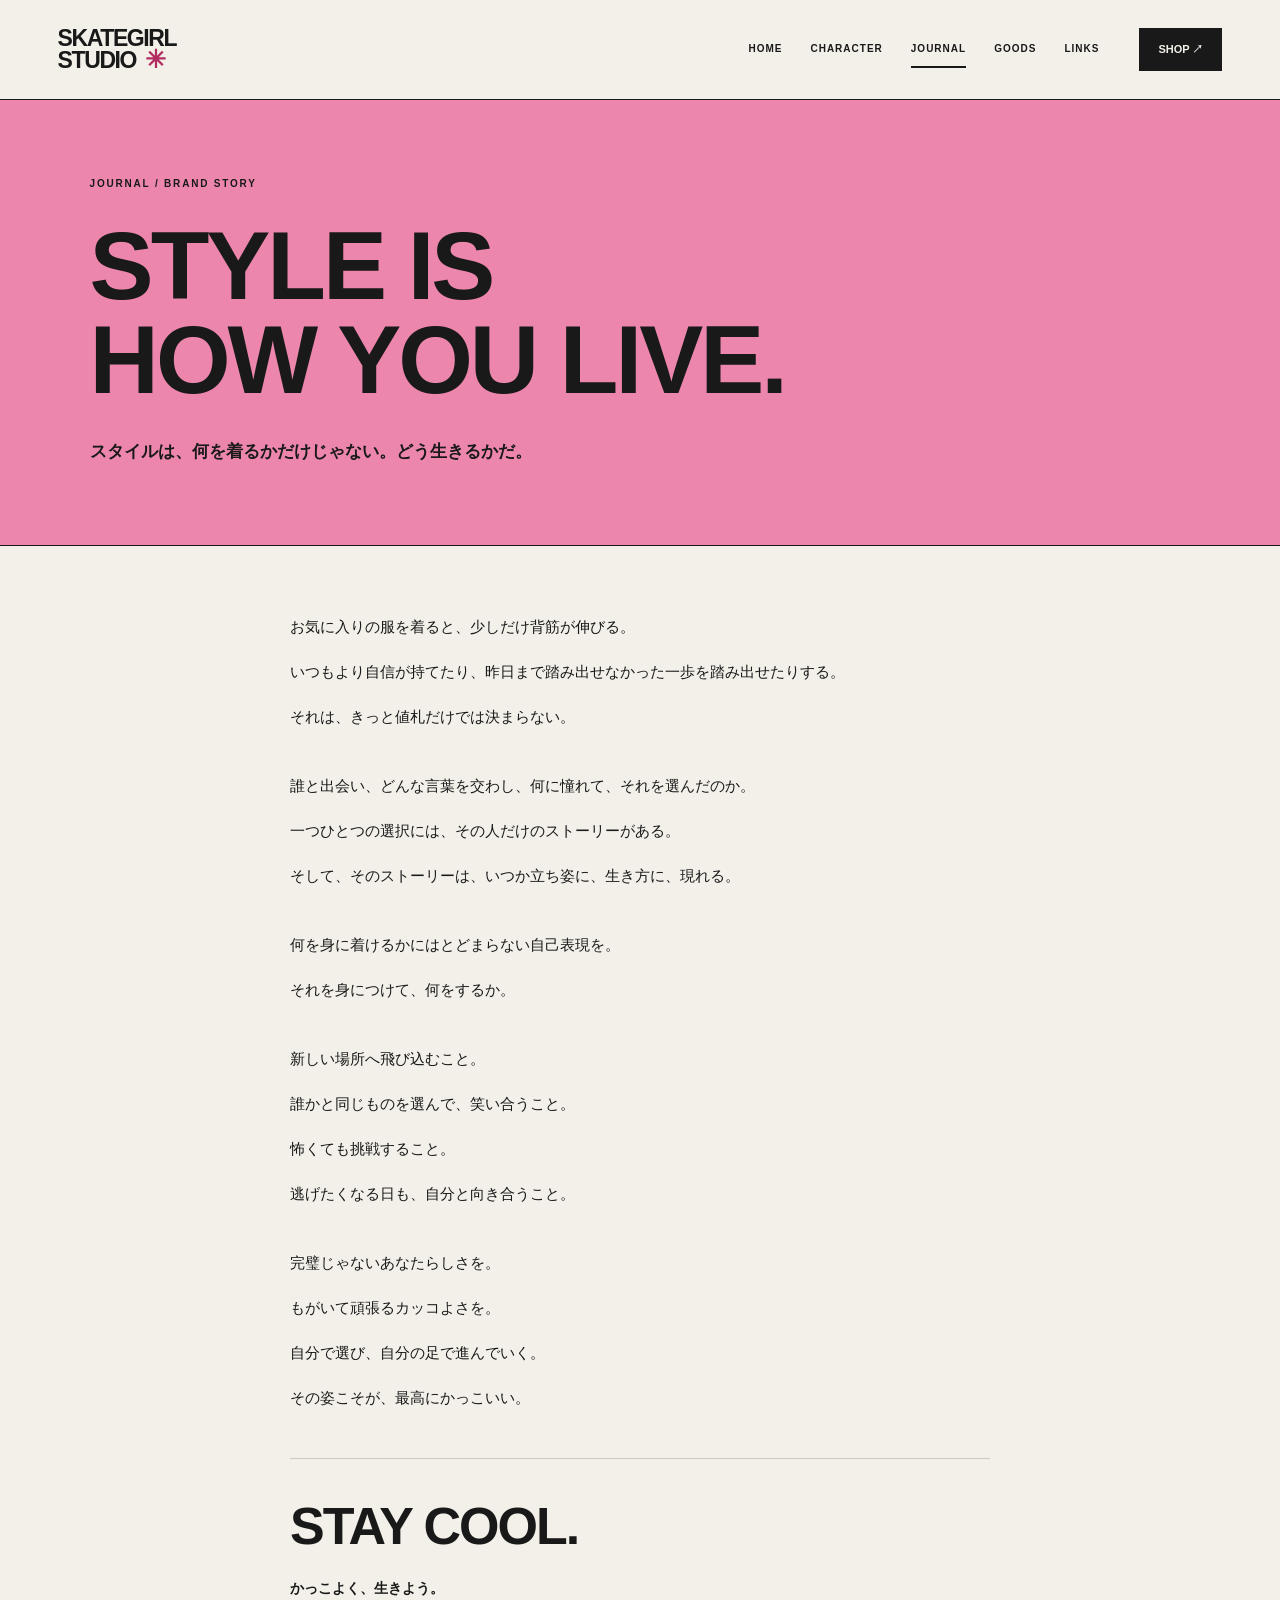
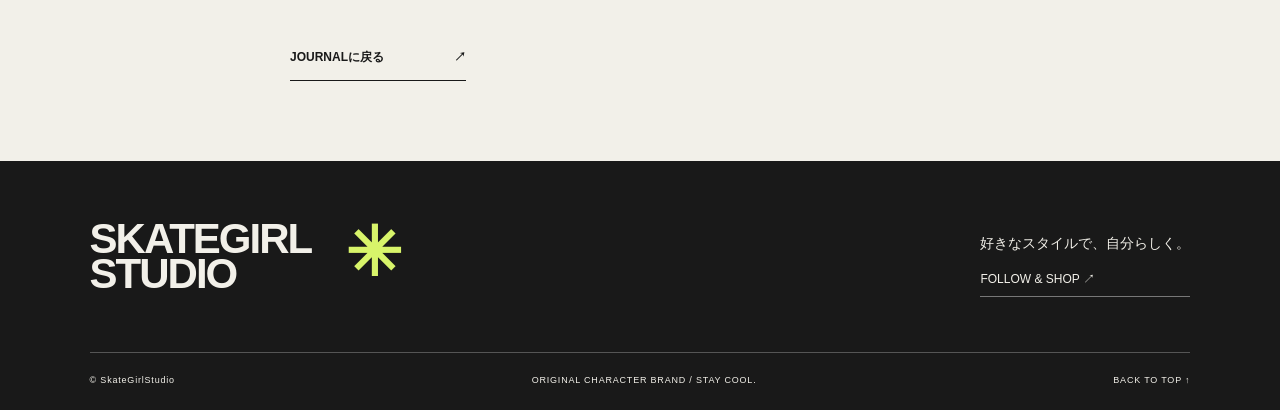
<file: style-is-how-you-live.html>
<!doctype html><html lang="ja"><head><meta charset="utf-8"><meta name="viewport" content="width=device-width,initial-scale=1"><title>STYLE IS HOW YOU LIVE.｜ブランドストーリー｜SkateGirlStudio</title><meta name="description" content="何を着るか。その先で、どう生きるか。自分らしい選択と挑戦を楽しむSkateGirlStudioのブランドストーリー。STAY COOL. かっこよく、生きよう。"><meta name="robots" content="index,follow"><meta name="theme-color" content="#f2f0e9"><meta property="og:title" content="STYLE IS HOW YOU LIVE.｜ブランドストーリー｜SkateGirlStudio"><meta property="og:description" content="何を着るか。その先で、どう生きるか。自分らしい選択と挑戦を楽しむSkateGirlStudioのブランドストーリー。STAY COOL. かっこよく、生きよう。"><meta property="og:type" content="article"><meta property="og:locale" content="ja_JP"><meta property="og:site_name" content="SkateGirlStudio"><link rel="icon" href="/favicon.ico?v=2" sizes="any"><link rel="icon" type="image/png" sizes="32x32" href="/favicon-32x32.png?v=2"><link rel="apple-touch-icon" sizes="180x180" href="/apple-touch-icon.png?v=2"><link rel="stylesheet" href="style.css?v=20261021-brand-story"><script type="application/ld+json">{"@context": "https://schema.org", "@graph": [{"@type": "Organization", "@id": "https://skategirlstudio.github.io/#organization", "name": "SkateGirlStudio", "url": "https://skategirlstudio.github.io/", "slogan": "Stay Cool", "sameAs": ["https://suzuri.jp/airi_miura", "https://www.threads.com/@skategirl.studio"]}, {"@type": "WebSite", "@id": "https://skategirlstudio.github.io/#website", "url": "https://skategirlstudio.github.io/", "name": "SkateGirlStudio", "inLanguage": "ja", "publisher": {"@id": "https://skategirlstudio.github.io/#organization"}}, {"@type": "WebPage", "@id": "https://skategirlstudio.github.io/style-is-how-you-live.html#webpage", "url": "https://skategirlstudio.github.io/style-is-how-you-live.html", "name": "STYLE IS HOW YOU LIVE.｜ブランドストーリー｜SkateGirlStudio", "description": "何を着るか。その先で、どう生きるか。自分らしい選択と挑戦を楽しむSkateGirlStudioのブランドストーリー。STAY COOL. かっこよく、生きよう。", "inLanguage": "ja", "isPartOf": {"@id": "https://skategirlstudio.github.io/#website"}, "primaryImageOfPage": {"@type": "ImageObject", "url": "https://skategirlstudio.github.io/assets/character.png", "width": 400, "height": 610}}, {"@type": "Article", "@id": "https://skategirlstudio.github.io/style-is-how-you-live.html#article", "headline": "STYLE IS HOW YOU LIVE.", "description": "何を着るか。その先で、どう生きるか。自分らしい選択と挑戦を楽しむSkateGirlStudioのブランドストーリー。STAY COOL. かっこよく、生きよう。", "inLanguage": "ja", "mainEntityOfPage": {"@id": "https://skategirlstudio.github.io/style-is-how-you-live.html#webpage"}, "publisher": {"@id": "https://skategirlstudio.github.io/#organization"}}]}</script><script src="site.js" defer></script><link rel="canonical" href="https://skategirlstudio.github.io/style-is-how-you-live.html"><meta property="og:url" content="https://skategirlstudio.github.io/style-is-how-you-live.html"><meta property="og:image" content="https://skategirlstudio.github.io/assets/character.png"><meta property="og:image:alt" content="黒いキャップとパーカー、ピンクの髪のアクセント、赤いスニーカーでスケートボードを持つSkateGirlStudioのキャラクター"><meta property="og:image:width" content="400"><meta property="og:image:height" content="610"><meta property="og:image:type" content="image/png"><meta name="twitter:card" content="summary"><meta name="twitter:title" content="STYLE IS HOW YOU LIVE.｜ブランドストーリー｜SkateGirlStudio"><meta name="twitter:description" content="何を着るか。その先で、どう生きるか。自分らしい選択と挑戦を楽しむSkateGirlStudioのブランドストーリー。STAY COOL. かっこよく、生きよう。"><meta name="twitter:image" content="https://skategirlstudio.github.io/assets/character.png"><meta name="twitter:image:alt" content="黒いキャップとパーカー、ピンクの髪のアクセント、赤いスニーカーでスケートボードを持つSkateGirlStudioのキャラクター"></head><body id="top"><a class="skip" href="#main">本文へ移動</a><header><a class="brand" href="index.html" aria-label="SkateGirlStudio ホーム">SKATEGIRL<span>STUDIO<span class="brand-star">✳</span></span></a><nav aria-label="メインナビゲーション"><a href="index.html">HOME</a><a href="character.html">CHARACTER</a><a href="journal.html" aria-current="page">JOURNAL</a><a href="goods.html">GOODS</a><a href="links.html">LINKS</a></nav><button class="menu-button" aria-label="メニューを開く" aria-expanded="false" aria-controls="mobile-nav">MENU <span>＋</span></button><a class="header-shop" href="goods.html">SHOP ↗</a></header><nav id="mobile-nav" aria-label="モバイルナビゲーション" hidden><a href="index.html">HOME</a><a href="character.html">CHARACTER</a><a href="journal.html" aria-current="page">JOURNAL</a><a href="goods.html">GOODS</a><a href="links.html">LINKS</a></nav><main id="main"><article class="brand-story"><div class="story-header"><p class="eyebrow">JOURNAL / BRAND STORY</p><h1>STYLE IS<br>HOW YOU LIVE.</h1><p class="story-subtitle">スタイルは、何を着るかだけじゃない。どう生きるかだ。</p></div><div class="story-body"><div class="story-passage"><p>お気に入りの服を着ると、少しだけ背筋が伸びる。</p><p>いつもより自信が持てたり、昨日まで踏み出せなかった一歩を踏み出せたりする。</p><p>それは、きっと値札だけでは決まらない。</p></div><div class="story-passage"><p>誰と出会い、どんな言葉を交わし、何に憧れて、それを選んだのか。</p><p>一つひとつの選択には、その人だけのストーリーがある。</p><p>そして、そのストーリーは、いつか立ち姿に、生き方に、現れる。</p></div><div class="story-passage"><p>何を身に着けるかにはとどまらない自己表現を。</p><p>それを身につけて、何をするか。</p></div><div class="story-passage"><p>新しい場所へ飛び込むこと。</p><p>誰かと同じものを選んで、笑い合うこと。</p><p>怖くても挑戦すること。</p><p>逃げたくなる日も、自分と向き合うこと。</p></div><div class="story-passage"><p>完璧じゃないあなたらしさを。</p><p>もがいて頑張るカッコよさを。</p><p>自分で選び、自分の足で進んでいく。</p><p>その姿こそが、最高にかっこいい。</p></div><section class="story-signoff"><h2>STAY COOL.</h2><p>かっこよく、生きよう。</p></section><a class="text-link" href="journal.html">JOURNALに戻る <span>↗</span></a></div></article></main><footer><div class="footer-top"><a class="footer-brand" href="index.html">SKATEGIRL<br>STUDIO<span>✳</span></a><div><p>好きなスタイルで、自分らしく。</p><a href="links.html">FOLLOW & SHOP ↗</a></div></div><div class="footer-bottom"><span>© SkateGirlStudio</span><span>ORIGINAL CHARACTER BRAND / STAY COOL.</span><a href="#top">BACK TO TOP ↑</a></div></footer></body></html>
</file>
<file: style.css>
@charset "UTF-8";:root{--paper:#f2f0e9;--ink:#191919;--pink:#ed86ad;--lime:#d8f46a;--line:#cccac3}*{box-sizing:border-box}html{scroll-behavior:smooth;scroll-padding-top:100px}body{margin:0;background:var(--paper);color:var(--ink);font-family:Arial,"Helvetica Neue","Noto Sans JP",Meiryo,sans-serif;-webkit-font-smoothing:antialiased}a{color:inherit;text-decoration:none}button{font:inherit}a:focus-visible,button:focus-visible{outline:3px solid #ae2864;outline-offset:5px}img{max-width:100%;height:auto}p{line-height:1.95;font-size:14px}header{height:100px;padding:0 4.5%;display:flex;align-items:center;gap:40px;border-bottom:1px solid var(--ink)}.brand{font-size:23px;line-height:.86;font-weight:900;letter-spacing:-1.4px}.brand>span{display:block}.brand-star{font-size:25px;color:#b22c62;margin-left:9px}header nav{display:flex;gap:28px;margin-left:auto}header nav a{font-size:10px;font-weight:700;letter-spacing:1px;padding:12px 0;border-bottom:2px solid transparent}header nav a[aria-current]{border-color:var(--ink)}.header-shop{background:var(--ink);color:var(--paper);padding:14px 19px;font-size:11px;font-weight:700}.menu-button{display:none}.eyebrow{font-size:10px;font-weight:700;letter-spacing:1.8px;line-height:1.5;margin:0 0 28px}.hero{position:relative;min-height:700px;display:grid;grid-template-columns:1fr 1fr;padding:64px 7% 70px;overflow:hidden}.hero-copy{position:relative;z-index:2}.hero h1{font-size:clamp(86px,10vw,156px);font-weight:900;letter-spacing:-10px;line-height:.85;margin:45px 0 26px;position:relative}.hero h1>span{color:transparent;-webkit-text-stroke:2px var(--ink)}.hero h1 i{font-size:70px;position:absolute;color:var(--pink);font-style:normal;left:355px;top:-17px}.hero-jp{font-weight:700;font-size:19px;margin:28px 0 8px}.small{font-size:12px;line-height:1.9}.button{display:inline-flex;align-items:center;justify-content:space-between;gap:35px;min-height:54px;padding:16px 22px;border:1px solid var(--ink);font-size:11px;font-weight:700;letter-spacing:.6px;transition:background .2s,transform .2s}.button:hover{background:var(--lime);color:var(--ink);transform:translateY(-2px)}.dark{background:var(--ink);color:var(--paper)}.hero .button{margin-top:20px}.hero-art{position:relative;display:flex;align-items:center;justify-content:center;min-width:0}.circle{width:430px;height:430px;border-radius:50%;background:var(--pink);position:absolute;top:55px}.main-character{position:relative;width:325px;z-index:1;transform:rotate(4deg);filter:drop-shadow(9px 13px 0 #19191914)}.art-label{position:absolute;top:-12px;right:0;font-size:9px;letter-spacing:1.5px}.art-star{position:absolute;top:48px;right:-7px;font-size:100px;line-height:1;color:var(--ink);z-index:2}.art-note{position:absolute;left:-35px;top:270px;writing-mode:vertical-rl;font-size:9px;letter-spacing:3px}.tag{background:var(--lime);padding:14px 22px;font-size:24px;font-weight:700;position:absolute;bottom:35px;right:-5px;z-index:2;transform:rotate(-9deg);border:1px solid var(--ink);box-shadow:4px 4px 0 var(--ink)}.hero-bottom{position:absolute;bottom:22px;left:7%;right:7%;display:flex;justify-content:space-between;font-size:9px;font-weight:700;letter-spacing:1.7px}.ticker{white-space:nowrap;overflow:hidden;background:var(--ink);color:var(--paper);padding:18px 0;font-size:25px;font-weight:900;letter-spacing:-.5px;word-spacing:15px}.ticker span{color:var(--lime)}.section{padding:95px 7%}.intro{display:grid;grid-template-columns:1fr 1.4fr;border-bottom:1px solid var(--line)}h2{font-size:42px;letter-spacing:-2px;line-height:1.35;margin:0 0 30px}.intro p{margin-bottom:24px}.text-link{font-size:12px;font-weight:700;border-bottom:1px solid var(--ink);display:inline-flex;gap:70px;padding:14px 0}.section-head{display:flex;justify-content:space-between;align-items:end;margin-bottom:35px}.section-head h2{font-size:52px;font-weight:900;line-height:1;letter-spacing:-2px;margin:0}.feature-grid{display:grid;grid-template-columns:1fr 1fr;gap:24px}.feature{padding:35px;min-height:320px;display:flex;flex-direction:column;border:1px solid var(--ink);transition:transform .2s}.feature:hover{transform:translateY(-5px)}.feature strong{font-size:46px;line-height:1;letter-spacing:-2px;margin:18px 0 40px}.feature>span:last-child{margin-top:auto;font-size:12px}.feature b{float:right;font-size:25px}.journal-tile{background:var(--pink)}.goods-tile{background:var(--lime)}footer{background:var(--ink);color:var(--paper);padding:55px 7% 25px}.footer-top{display:flex;justify-content:space-between;align-items:center;padding-bottom:55px}.footer-brand{font-size:42px;font-weight:900;line-height:.85;letter-spacing:-2px;position:relative}.footer-brand span{color:var(--lime);position:absolute;font-size:68px;left:255px;top:3px}.footer-top>div a{font-size:12px;border-bottom:1px solid #777;padding-bottom:8px;display:block}.footer-bottom{border-top:1px solid #555;padding-top:22px;display:flex;justify-content:space-between;gap:20px;font-size:9px;letter-spacing:.8px}.page-top{padding:70px 7% 55px;border-bottom:1px solid var(--line)}.page-top h1{font-size:clamp(60px,8.5vw,115px);font-weight:900;line-height:.95;letter-spacing:-6px;margin:30px 0}.page-top p:last-child{margin-bottom:0}.character-layout{display:grid;grid-template-columns:1fr 1fr;gap:10%}.character-board{background:var(--pink);display:flex;align-items:center;justify-content:center;position:relative;padding:30px 20px 65px}.character-board img{width:310px}.board-caption{position:absolute;bottom:20px;font-size:9px;letter-spacing:1px}.character-text{padding:25px 0}.character-text dl{margin:35px 0}.character-text dl>div{padding:15px 0;border-top:1px solid var(--line);display:grid;grid-template-columns:90px 1fr}.character-text dt{font-size:10px;font-weight:700;letter-spacing:1px}.character-text dd{font-size:11px;margin:0}.manifesto{font-size:50px;letter-spacing:-2px;font-weight:900;margin:30px 0 0;line-height:1}.black-section{background:var(--lime)}.black-section h2{font-size:42px}.black-section .button{margin-top:20px}.journal-spread{display:grid;grid-template-columns:1fr 1fr;gap:10%;align-items:center}.journal-visual{position:relative;background:#dcded6;display:flex;justify-content:center;padding:35px 20px 60px}.journal-visual img{width:270px}.journal-visual>span{position:absolute;bottom:20px;left:25px;font-size:10px;letter-spacing:1.5px}.journal-spread article p{line-height:2.1}.lead{font-weight:700}.article-foot{border-top:1px solid var(--line);margin-top:32px;padding-top:20px;font-size:10px}.shop-list{padding-top:25px}.shop-item{display:grid;grid-template-columns:1fr 1fr;gap:10%;align-items:center;padding:55px 0;border-bottom:1px solid var(--line)}.shop-art{min-height:410px;padding:30px;position:relative;overflow:hidden;display:flex;flex-direction:column}.line-art{background:var(--pink);align-items:center}.line-art>.eyebrow{align-self:start}.line-art img{width:195px;margin-top:12px}.chat-bubble{position:absolute;right:22px;top:90px;background:var(--paper);padding:13px 18px;border-radius:20px;font-size:14px;transform:rotate(7deg);z-index:1}.suzuri-art{background:var(--lime)}.suzuri-art strong{font-size:75px;letter-spacing:-5px;line-height:.87;margin:15px 0 35px}.suzuri-art em{font-style:normal;-webkit-text-stroke:1.5px var(--ink);color:transparent}.shop-copy .button{margin-top:23px}.links-list{padding-top:20px}.link-row{padding:35px 0;border-bottom:1px solid var(--ink);display:flex;justify-content:space-between;align-items:center;transition:padding .2s}.link-row:hover{padding-left:15px}.link-row small,.link-row strong,.link-row em{display:block}.link-row small{font-size:10px;letter-spacing:1.5px}.link-row strong{font-size:56px;letter-spacing:-2px;margin:15px 0}.link-row em{font-size:12px;font-style:normal}.link-row>span:nth-child(2){font-size:50px}.closing{font-weight:900;font-size:clamp(55px,12vw,170px);letter-spacing:-5px;padding:25px 7% 70px}.closing>span{color:#b22c62}.sr{position:absolute;width:1px;height:1px;padding:0;margin:-1px;overflow:hidden;clip:rect(0,0,0,0);white-space:nowrap}.skip{position:fixed;top:-100px;left:20px;z-index:100;background:var(--lime);padding:14px}.skip:focus{top:10px}#mobile-nav[hidden]{display:none}
@media(min-width:1500px){main{max-width:1600px;margin:auto}.hero{min-height:760px}}@media(max-width:1000px){header{gap:22px}header nav{gap:17px}.hero{padding-left:5%;padding-right:5%}.hero h1{letter-spacing:-6px}.hero h1 i{left:270px;font-size:50px}.circle{width:330px;height:330px;top:80px}.main-character{width:290px}.art-star{font-size:70px;right:-15px}.art-note{left:-10px}.hero-art .tag{font-size:20px;right:0}.feature strong{font-size:35px}}
@media(max-width:700px){header{height:78px;padding:0 6%;gap:20px;position:relative;z-index:10;background:var(--paper)}.brand{font-size:19px}header nav,.header-shop{display:none}.menu-button{display:flex;margin-left:auto;align-items:center;gap:13px;background:none;border:0;font-size:10px;font-weight:700;min-height:44px;padding:8px}.menu-button span{font-size:23px}#mobile-nav{background:var(--ink);color:var(--paper);padding:18px 6%;position:absolute;top:78px;left:0;right:0;z-index:9}#mobile-nav a{display:block;padding:16px 0;border-bottom:1px solid #555;font-size:13px;letter-spacing:2px}.hero{padding:35px 6% 65px;grid-template-columns:1fr;min-height:0}.hero-copy>.eyebrow{font-size:9px;margin:0}.hero h1{font-size:105px;letter-spacing:-6px;margin:28px 0 20px;line-height:.85}.hero h1 i{left:280px;top:0;font-size:55px}.hero-jp{font-size:16px;margin:22px 0 8px}.hero .small{font-size:11px}.hero .button{margin-top:12px;min-height:48px}.hero-art{height:455px;margin:35px 0 0}.circle{width:310px;height:310px;top:58px}.main-character{width:266px}.art-label{top:5px;font-size:8px}.art-star{right:1px;top:40px;font-size:64px}.art-note{left:0;top:150px;font-size:8px}.hero-art .tag{bottom:28px;right:3px;font-size:19px;padding:11px 17px}.hero-bottom{left:6%;right:6%;font-size:7px;letter-spacing:.5px;bottom:22px}.ticker{font-size:20px;padding:16px 0}.section{padding:55px 6%}.intro{display:block}.intro>.eyebrow{margin-bottom:30px}h2{font-size:31px;letter-spacing:-1px}.intro p{font-size:13px}.section-head{display:block}.section-head h2{font-size:40px}.section-head>.small{margin-top:25px}.feature-grid{grid-template-columns:1fr;gap:18px}.feature{min-height:285px;padding:28px}.feature strong{font-size:40px}.footer-top{display:block;padding-bottom:35px}.footer-brand{font-size:35px;display:inline-block}.footer-brand span{left:210px;font-size:55px}.footer-top>div{margin-top:35px}.footer-top p{font-size:12px}.footer-top>div a{width:max-content}.footer-bottom{flex-wrap:wrap;font-size:8px;gap:20px}.footer-bottom>span:nth-child(2){display:none}footer{padding:45px 6% 25px}.page-top{padding:45px 6% 35px}.page-top h1{font-size:57px;letter-spacing:-3.5px;margin:28px 0}.page-top p:last-child{font-size:12px}.character-layout,.journal-spread{grid-template-columns:1fr;gap:35px}.character-board img{width:265px}.character-text{padding:5px 0}.character-text p{font-size:13px}.character-text dd{font-size:10px}.black-section h2{font-size:32px}.black-section p{font-size:13px}.journal-spread article{padding-top:5px}.journal-visual img{width:240px}.shop-list{padding-top:0}.shop-item{grid-template-columns:1fr;gap:35px;padding:40px 0}.shop-art{min-height:380px}.shop-copy h2{font-size:32px}.shop-copy p{font-size:12px}.shop-copy .button{width:100%}.suzuri-art strong{font-size:75px}.links-list{padding-top:15px}.link-row strong{font-size:41px}.link-row>span:nth-child(2){font-size:35px}.closing{font-size:47px;letter-spacing:-2px;padding:0 6% 50px}.eyebrow{font-size:9px}}@media(prefers-reduced-motion:reduce){html{scroll-behavior:auto}*{transition:none!important}}
/* Final review: readable narrow headings and navigation at tablet widths. */
.product-note{font-size:11px;line-height:1.8;color:#454545}
@media(min-width:701px) and (max-width:900px){header nav,.header-shop{display:none}.menu-button{display:flex;margin-left:auto;align-items:center;gap:13px;background:none;border:0;font-size:11px;font-weight:700;min-height:44px;padding:8px}.menu-button span{font-size:23px}#mobile-nav{position:absolute;top:100px;left:0;right:0;z-index:20;padding:18px 6%;background:var(--ink);color:var(--paper)}#mobile-nav a{display:block;padding:16px 0;border-bottom:1px solid #555;font-size:13px;letter-spacing:2px}}
@media(min-width:901px){#mobile-nav{display:none}}
@media(max-width:700px){.page-top h1{font-size:clamp(36px,10vw,57px);letter-spacing:-2px;overflow-wrap:anywhere}.hero h1 i{left:auto;right:0;font-size:48px}.eyebrow,.hero-copy>.eyebrow{font-size:10px}.hero-bottom{font-size:9px;letter-spacing:0;gap:14px}.hero-bottom span{max-width:48%}.hero-bottom a{text-align:right;max-width:48%}.art-label,.art-note,.board-caption,.journal-visual>span{font-size:10px}.footer-bottom{align-items:center}.footer-bottom>a{display:inline-flex;align-items:center;min-height:44px}.product-note{font-size:12px}}

/* Hide platform-dependent asterisk emoji decorations on phones only.
   Existing decorations are absolute/inline: display:none reserves no space. */
@media (max-width: 700px) {
  .brand-star,
  .hero h1 > i,
  .art-star,
  .ticker > span,
  .footer-brand > span,
  .closing > span {
    display: none;
  }
}

/* Two identical, non-shrinking groups make the wrap seamless at any width. */
.ticker{word-spacing:normal}
.ticker-track{display:flex;width:max-content;animation:ticker-scroll 44s linear infinite}
.ticker-group{flex:none;white-space:nowrap;padding-right:24px;word-spacing:15px}
.ticker .ticker-separator{color:var(--lime)}
@keyframes ticker-scroll{to{transform:translateX(-50%)}}
#about{padding-top:64px;padding-bottom:64px;align-items:start}
#about h2{font-size:clamp(30px,3.8vw,52px);font-weight:900;line-height:1.05;letter-spacing:-1.8px;margin-bottom:24px}
#about p{margin-top:0;margin-bottom:16px;max-width:38em}
#about .about-lead{font-weight:700}
.brand-story-feature{background:var(--pink);border-bottom:1px solid var(--ink)}
.brand-story-feature h2{font-size:clamp(42px,6vw,78px);font-weight:900;line-height:1;letter-spacing:-2px}
.brand-story-feature .button{margin-top:16px}
.story-header{padding:76px 7% 60px;border-bottom:1px solid var(--ink);background:var(--pink)}
.story-header h1{font-size:clamp(44px,7.5vw,104px);line-height:.98;letter-spacing:-3px;margin:28px 0;font-weight:900}
.story-subtitle{font-size:17px;font-weight:700;max-width:40em}
.story-body{max-width:760px;padding:64px 30px 80px;margin:auto}
.story-passage{margin-bottom:36px}
.story-passage p{font-size:15px;line-height:2.2;margin:0 0 12px}
.story-signoff{border-top:1px solid var(--line);padding-top:32px;margin-top:44px}
.story-signoff h2{font-size:52px;font-weight:900;margin-bottom:12px}
.story-signoff p{font-weight:700;margin-bottom:32px}
@media(max-width:700px){
 .ticker-group{padding-right:20px;word-spacing:12px}
 /* Keep the earlier mobile fix: no platform-dependent star decoration. */
 .ticker .ticker-separator{display:none}
 #about{padding-top:40px;padding-bottom:40px}
 #about>.eyebrow{margin-bottom:22px}
 #about h2{font-size:clamp(28px,8vw,42px);letter-spacing:-1px;margin-bottom:20px}
 #about .text-link{gap:28px}
 .story-header{padding:44px 6% 32px}
 .story-header h1{font-size:clamp(38px,10vw,64px);letter-spacing:-1.5px}
 .story-subtitle{font-size:14px;line-height:1.9}
 .story-body{padding:40px 6% 55px}
 .story-passage p{font-size:14px;line-height:2.1}
 .story-signoff h2{font-size:44px}
}
@media(prefers-reduced-motion:reduce){
 .ticker-track{animation:none;transform:none;width:100%}
 .ticker-group{white-space:normal;padding:0 6%;word-spacing:8px;line-height:1.7}
 .ticker-group:first-child{flex:1;min-width:0}
 .ticker-group+.ticker-group{display:none}
}
</file>
